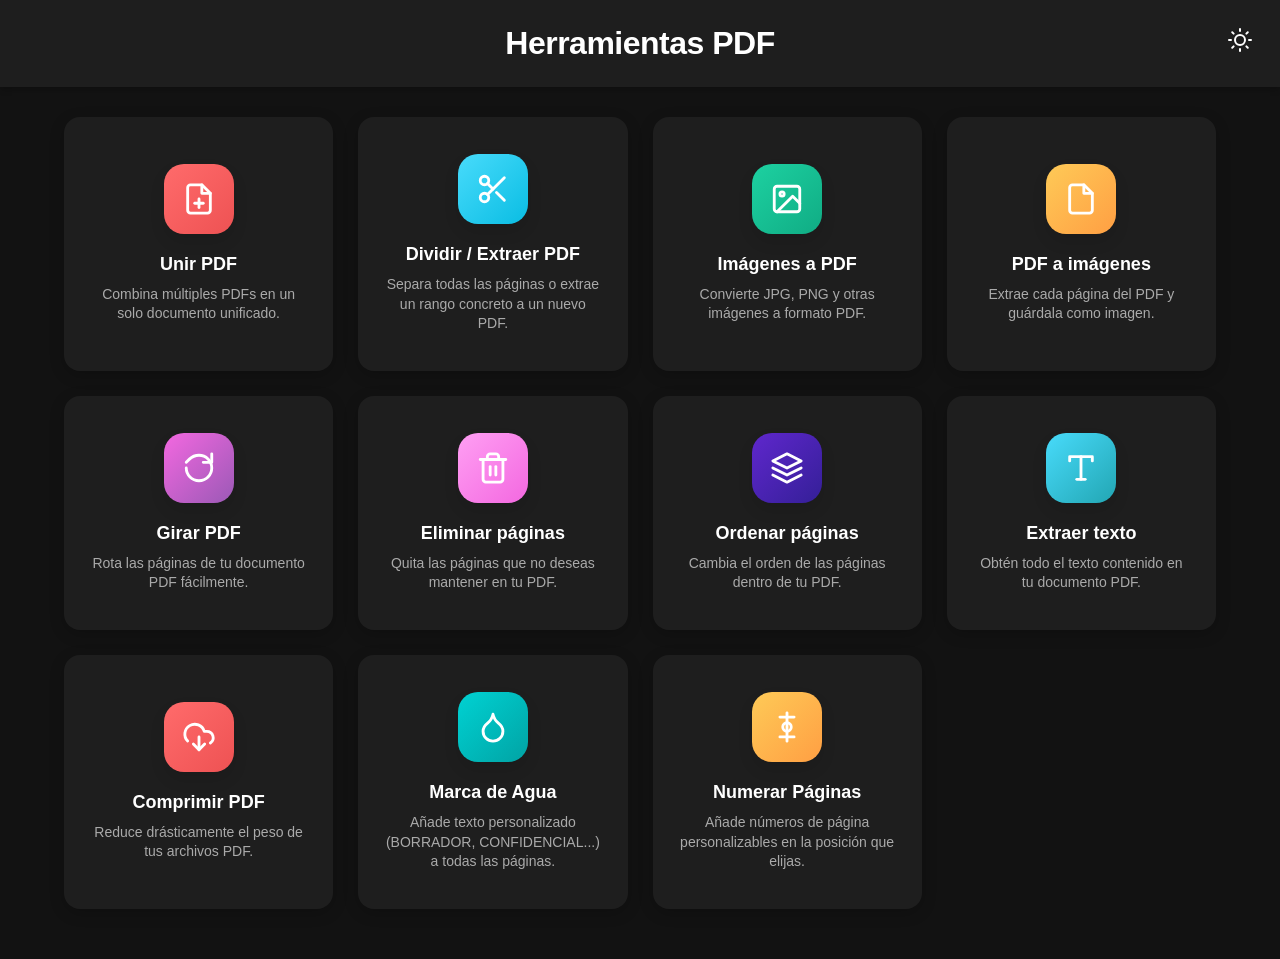
<file: index.html>
<!DOCTYPE html>
<html lang="es" data-theme="dark">

<head>
    <meta charset="UTF-8">
    <meta name="viewport" content="width=device-width, initial-scale=1.0">
    <title>Herramientas PDF</title>
    <meta name="description" content="Suite de herramientas PDF offline: unir, dividir, girar, comprimir, extraer texto y mucho más.">
    <meta name="theme-color" content="#1a1a2e">
    <meta name="mobile-web-app-capable" content="yes">
    <meta name="apple-mobile-web-app-capable" content="yes">
    <meta name="apple-mobile-web-app-status-bar-style" content="black-translucent">
    <meta name="apple-mobile-web-app-title" content="PDF Tools">
    <link rel="apple-touch-icon" href="icon-192.png">
    <link rel="manifest" href="manifest.json">
    <link rel="stylesheet" href="styles.css">
</head>

<body>

    <header>
        <h1>Herramientas PDF</h1>
        <button class="theme-toggle" id="themeToggle" title="Alternar modo oscuro">
            <!-- Icono de luna por defecto -->
            <svg id="moonIcon" viewBox="0 0 24 24">
                <path d="M21 12.79A9 9 0 1 1 11.21 3 7 7 0 0 0 21 12.79z"></path>
            </svg>
            <!-- Icono de sol (oculto por defecto) -->
            <svg id="sunIcon" viewBox="0 0 24 24" style="display: none;">
                <circle cx="12" cy="12" r="5"></circle>
                <line x1="12" y1="1" x2="12" y2="3"></line>
                <line x1="12" y1="21" x2="12" y2="23"></line>
                <line x1="4.22" y1="4.22" x2="5.64" y2="5.64"></line>
                <line x1="18.36" y1="18.36" x2="19.78" y2="19.78"></line>
                <line x1="1" y1="12" x2="3" y2="12"></line>
                <line x1="21" y1="12" x2="23" y2="12"></line>
                <line x1="4.22" y1="19.78" x2="5.64" y2="18.36"></line>
                <line x1="18.36" y1="5.64" x2="19.78" y2="4.22"></line>
            </svg>
        </button>
    </header>

    <div class="grid-container">

        <!-- 1. Unir PDF (Enlazado al archivo existente) -->
        <a href="UnirPDF.html" class="card color-red">
            <div class="icon-container">
                <svg viewBox="0 0 24 24">
                    <path d="M14 2H6a2 2 0 0 0-2 2v16a2 2 0 0 0 2 2h12a2 2 0 0 0 2-2V8z"></path>
                    <polyline points="14 2 14 8 20 8"></polyline>
                    <line x1="12" y1="18" x2="12" y2="12"></line>
                    <line x1="9" y1="15" x2="15" y2="15"></line>
                </svg>
            </div>
            <h2>Unir PDF</h2>
            <p>Combina múltiples PDFs en un solo documento unificado.</p>
        </a>

        <!-- 2. Dividir / Extraer PDF -->
        <a href="DividirPDF.html" class="card color-blue">
            <div class="icon-container">
                <svg viewBox="0 0 24 24">
                    <circle cx="6" cy="6" r="3"></circle>
                    <circle cx="6" cy="18" r="3"></circle>
                    <line x1="20" y1="4" x2="8.12" y2="15.88"></line>
                    <line x1="14.47" y1="14.48" x2="20" y2="20"></line>
                    <line x1="8.12" y1="8.12" x2="12" y2="12"></line>
                </svg>
            </div>
            <h2>Dividir / Extraer PDF</h2>
            <p>Separa todas las páginas o extrae un rango concreto a un nuevo PDF.</p>
        </a>

        <!-- 3. Imágenes a PDF -->
        <a href="ImgPDF.html" class="card color-green">
            <div class="icon-container">
                <svg viewBox="0 0 24 24">
                    <rect x="3" y="3" width="18" height="18" rx="2" ry="2"></rect>
                    <circle cx="8.5" cy="8.5" r="1.5"></circle>
                    <polyline points="21 15 16 10 5 21"></polyline>
                </svg>
            </div>
            <h2>Imágenes a PDF</h2>
            <p>Convierte JPG, PNG y otras imágenes a formato PDF.</p>
        </a>

        <!-- 4. PDF a imágenes -->
        <a href="PDFImg.html" class="card color-orange">
            <div class="icon-container">
                <svg viewBox="0 0 24 24">
                    <path d="M14 2H6a2 2 0 0 0-2 2v16a2 2 0 0 0 2 2h12a2 2 0 0 0 2-2V8z"></path>
                    <polyline points="14 2 14 8 20 8"></polyline>
                </svg>
            </div>
            <h2>PDF a imágenes</h2>
            <p>Extrae cada página del PDF y guárdala como imagen.</p>
        </a>

        <!-- 5. Girar PDF -->
        <a href="GirarPDF.html" class="card color-purple">
            <div class="icon-container">
                <svg viewBox="0 0 24 24">
                    <path d="M21 2v6h-6"></path>
                    <path d="M3 12a9 9 0 1 0 9-9 9.75 9.75 0 0 0-6.74 2.74L3 8"></path>
                </svg>
            </div>
            <h2>Girar PDF</h2>
            <p>Rota las páginas de tu documento PDF fácilmente.</p>
        </a>

        <!-- 6. Eliminar páginas PDF -->
        <a href="EliminarPDF.html" class="card color-pink">
            <div class="icon-container">
                <svg viewBox="0 0 24 24">
                    <polyline points="3 6 5 6 21 6"></polyline>
                    <path d="M19 6v14a2 2 0 0 1-2 2H7a2 2 0 0 1-2-2V6m3 0V4a2 2 0 0 1 2-2h4a2 2 0 0 1 2 2v2"></path>
                    <line x1="10" y1="11" x2="10" y2="17"></line>
                    <line x1="14" y1="11" x2="14" y2="17"></line>
                </svg>
            </div>
            <h2>Eliminar páginas</h2>
            <p>Quita las páginas que no deseas mantener en tu PDF.</p>
        </a>


        <!-- 8. Ordenar páginas PDF -->
        <a href="OrdenarPDF.html" class="card color-indigo">
            <div class="icon-container">
                <svg viewBox="0 0 24 24">
                    <polygon points="12 2 2 7 12 12 22 7 12 2"></polygon>
                    <polyline points="2 17 12 22 22 17"></polyline>
                    <polyline points="2 12 12 17 22 12"></polyline>
                </svg>
            </div>
            <h2>Ordenar páginas</h2>
            <p>Cambia el orden de las páginas dentro de tu PDF.</p>
        </a>

        <!-- 9. Extraer texto del PDF -->
        <a href="ExtraerTexto.html" class="card color-cyan">
            <div class="icon-container">
                <svg viewBox="0 0 24 24">
                    <polyline points="4 7 4 4 20 4 20 7"></polyline>
                    <line x1="9" y1="20" x2="15" y2="20"></line>
                    <line x1="12" y1="4" x2="12" y2="20"></line>
                </svg>
            </div>
            <h2>Extraer texto</h2>
            <p>Obtén todo el texto contenido en tu documento PDF.</p>
        </a>
        <!-- 10. Comprimir PDF -->
        <a href="ComprimirPDF.html" class="card color-red">
            <div class="icon-container">
                <svg viewBox="0 0 24 24">
                    <path d="M4 14.899A7 7 0 1 1 15.71 8h1.79a4.5 4.5 0 0 1 2.5 8.242"></path>
                    <path d="M12 12v9"></path>
                    <path d="m8 17 4 4 4-4"></path>
                </svg>
            </div>
            <h2>Comprimir PDF</h2>
            <p>Reduce drásticamente el peso de tus archivos PDF.</p>
        </a>
        <!-- 11. Marca de Agua -->
        <a href="MarcaAgua.html" class="card color-teal">
            <div class="icon-container">
                <svg viewBox="0 0 24 24">
                    <path d="M12 22a7 7 0 0 0 7-7c0-2-1-3.9-3-5.5s-3.5-4-4-6.5c-.5 2.5-2 4.9-4 6.5C6 11.1 5 13 5 15a7 7 0 0 0 7 7z"></path>
                </svg>
            </div>
            <h2>Marca de Agua</h2>
            <p>Añade texto personalizado (BORRADOR, CONFIDENCIAL...) a todas las páginas.</p>
        </a>
        <!-- 12. Numerar Páginas -->
        <a href="NumerarPDF.html" class="card color-orange">
            <div class="icon-container">
                <svg viewBox="0 0 24 24">
                    <path d="M12 2v20M17 5H7M17 19H7" />
                    <circle cx="12" cy="12" r="3" />
                </svg>
            </div>
            <h2>Numerar Páginas</h2>
            <p>Añade números de página personalizables en la posición que elijas.</p>
        </a>
    </div>

    <script src="theme.js"></script>
    <script>
        // Registrar el Service Worker para habilitar modo PWA offline
        if ('serviceWorker' in navigator) {
            window.addEventListener('load', () => {
                navigator.serviceWorker.register('./sw.js')
                    .then(reg => console.log('[PWA] Service Worker registrado:', reg.scope))
                    .catch(err => console.warn('[PWA] Error al registrar SW:', err));
            });
        }
    </script>
</body>

</html>
</file>
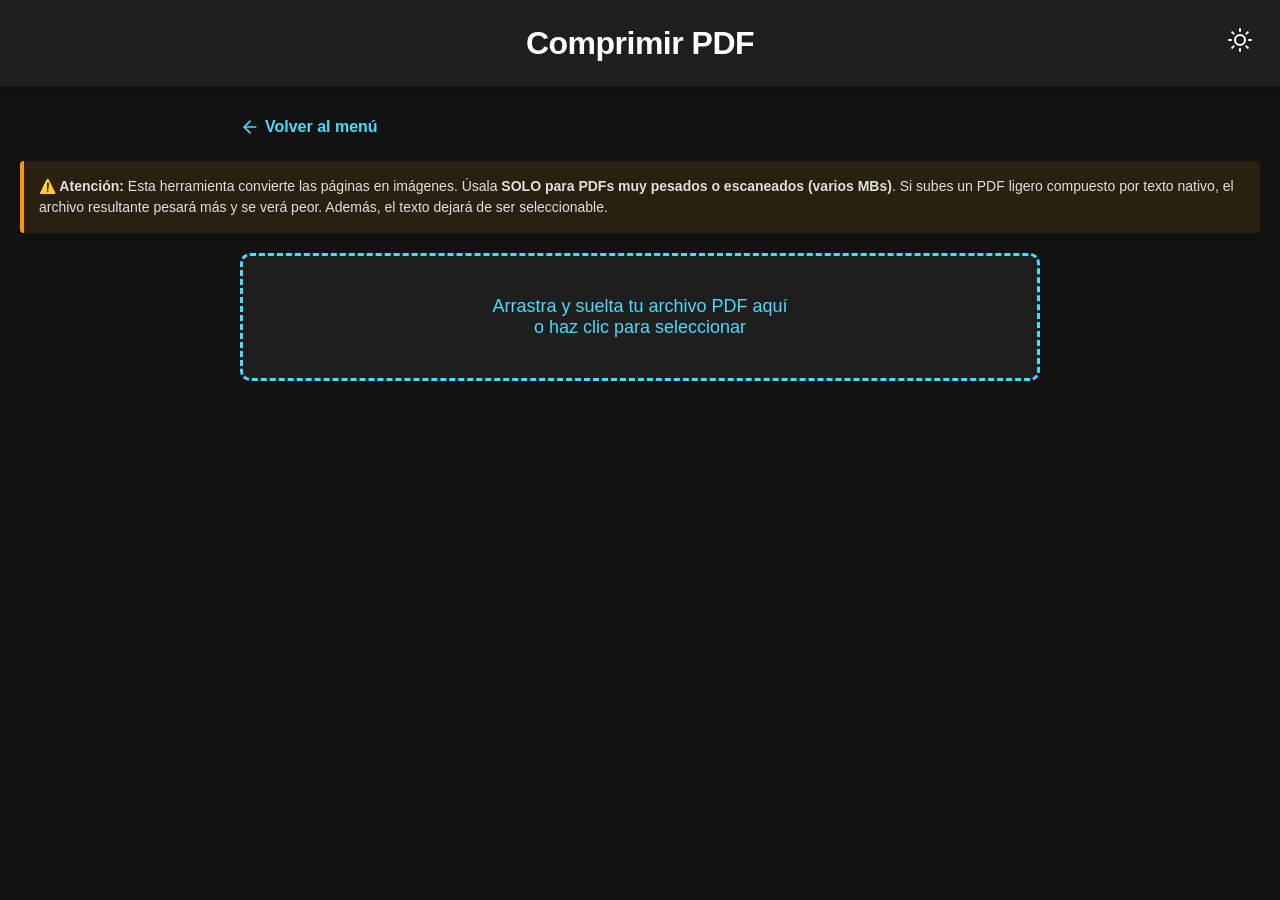
<file: ComprimirPDF.html>
<!DOCTYPE html>
<html lang="es" data-theme="dark">

<head>
    <meta charset="UTF-8">
    <meta name="viewport" content="width=device-width, initial-scale=1.0">
    <title>Comprimir PDF en el Navegador</title>

    <!-- PDF.js para rasterizar el PDF -->
    <script src="pdf.min.js"></script>
    <!-- PDF-LIB para reconstruir el PDF -->
    <script src="pdf-lib.min.js"></script>

    <link rel="stylesheet" href="styles.css">
    <script src="theme.js"></script>

    <script>
        // Configurar la ruta del worker local para PDF.js
        pdfjsLib.GlobalWorkerOptions.workerSrc = 'pdf.worker.min.js';
    </script>
</head>

<body>

    <header>
        <h1>Comprimir PDF</h1>
        <button class="theme-toggle" id="themeToggle" title="Alternar modo oscuro">
            <!-- Icono de luna por defecto -->
            <svg id="moonIcon" viewBox="0 0 24 24">
                <path d="M21 12.79A9 9 0 1 1 11.21 3 7 7 0 0 0 21 12.79z"></path>
            </svg>
            <!-- Icono de sol (oculto por defecto) -->
            <svg id="sunIcon" viewBox="0 0 24 24" style="display: none;">
                <circle cx="12" cy="12" r="5"></circle>
                <line x1="12" y1="1" x2="12" y2="3"></line>
                <line x1="12" y1="21" x2="12" y2="23"></line>
                <line x1="4.22" y1="4.22" x2="5.64" y2="5.64"></line>
                <line x1="18.36" y1="18.36" x2="19.78" y2="19.78"></line>
                <line x1="1" y1="12" x2="3" y2="12"></line>
                <line x1="21" y1="12" x2="23" y2="12"></line>
                <line x1="4.22" y1="19.78" x2="5.64" y2="18.36"></line>
                <line x1="18.36" y1="5.64" x2="19.78" y2="4.22"></line>
            </svg>
        </button>
    </header>

    <div class="content-wrapper">
        <div class="back-link-container">
            <a href="index.html" class="back-link">
                <svg viewBox="0 0 24 24">
                    <line x1="19" y1="12" x2="5" y2="12"></line>
                    <polyline points="12 19 5 12 12 5"></polyline>
                </svg>
                Volver al menú
            </a>
        </div>

        <div class="warning-box" style="background-color: rgba(255, 152, 0, 0.1); border-left: 4px solid #ff9800; padding: 15px; margin-bottom: 20px; border-radius: 4px;">
            <p style="margin: 0; font-size: 14px; color: var(--text-color); line-height: 1.5;">
                <strong>⚠️ Atención:</strong> Esta herramienta convierte las páginas en imágenes. Úsala <strong>SOLO para PDFs muy pesados o escaneados (varios MBs)</strong>. Si subes un PDF ligero compuesto por texto nativo, el archivo resultante pesará más y se verá peor. Además, el texto dejará de ser seleccionable.
            </p>
        </div>

        <div id="dropzone">
            Arrastra y suelta tu archivo PDF aquí<br>o haz clic para seleccionar
            <input type="file" id="fileInput" accept="application/pdf" style="display: none;">
        </div>

        <div id="optionsPanel" class="panel" style="display: none;">
            <div class="file-item">
                <span id="fileNameDisplay"></span>
                <span style="font-size: 14px; opacity: 0.8; margin-left: auto; margin-right: 15px;" id="pageCountDisplay"></span>
                <span style="font-size: 14px; opacity: 0.8; margin-right: 15px; color: var(--color-orange);" id="fileSizeDisplay"></span>
                <button class="delete-btn" id="removeFileBtn" title="Eliminar archivo">X</button>
            </div>

            <div style="margin-top: 20px; border-top: 1px solid var(--file-item-border); padding-top: 15px;">
                <h3 style="margin-bottom: 15px; color: var(--h1-color);">Niveles de Compresión</h3>
                <label class="radio-label">
                    <!-- value: scale,quality -->
                    <input type="radio" name="compressionLevel" value="1.5,0.8">
                    <strong>Baja Compresión</strong> (Mayor calidad, menos reducción de tamaño)
                </label>
                <label class="radio-label">
                    <input type="radio" name="compressionLevel" value="1.0,0.6" checked>
                    <strong>Media Compresión</strong> (Equilibrado, recomendado)
                </label>
                <label class="radio-label">
                    <input type="radio" name="compressionLevel" value="0.7,0.4">
                    <strong>Alta Compresión</strong> (Baja calidad, máxima reducción de tamaño)
                </label>
            </div>
        </div>

        <button id="actionBtn" style="display: none;">Comprimir y Descargar PDF</button>
        <div id="progressText" style="display: none; text-align: center; margin-top: 15px; color: var(--text-color);"></div>
    </div>

    <script>
        // --- Comprimir PDF Logic ---
        const dropzone = document.getElementById("dropzone");
        const fileInput = document.getElementById("fileInput");
        const optionsPanel = document.getElementById("optionsPanel");
        const fileNameDisplay = document.getElementById("fileNameDisplay");
        const removeFileBtn = document.getElementById("removeFileBtn");
        const actionBtn = document.getElementById("actionBtn");
        const pageCountDisplay = document.getElementById("pageCountDisplay");
        const fileSizeDisplay = document.getElementById("fileSizeDisplay");
        const progressText = document.getElementById("progressText");

        let currentFile = null;
        let pdfDocument = null;

        function formatBytes(bytes, decimals = 2) {
            if (!+bytes) return '0 Bytes';
            const k = 1024;
            const dm = decimals < 0 ? 0 : decimals;
            const sizes = ['Bytes', 'KB', 'MB', 'GB', 'TB'];
            const i = Math.floor(Math.log(bytes) / Math.log(k));
            return `${parseFloat((bytes / Math.pow(k, i)).toFixed(dm))} ${sizes[i]}`;
        }

        dropzone.addEventListener("click", () => fileInput.click());
        dropzone.addEventListener("dragover", (e) => { e.preventDefault(); dropzone.classList.add("dragover"); });
        dropzone.addEventListener("dragleave", () => dropzone.classList.remove("dragover"));
        dropzone.addEventListener("drop", (e) => {
            e.preventDefault();
            dropzone.classList.remove("dragover");
            if (e.dataTransfer.files.length > 0) handleFile(e.dataTransfer.files[0]);
        });
        fileInput.addEventListener("change", (e) => {
            if (e.target.files.length > 0) handleFile(e.target.files[0]);
        });

        async function handleFile(file) {
            if (file.type !== "application/pdf") {
                alert("Por favor, sube solo archivos PDF.");
                return;
            }

            try {
                const arrayBuffer = await file.arrayBuffer();
                
                // Cargar con PDF.js
                const loadingTask = pdfjsLib.getDocument({ data: arrayBuffer });
                pdfDocument = await loadingTask.promise;
                currentFile = file;

                // Actualizar UI
                fileNameDisplay.textContent = file.name;
                pageCountDisplay.textContent = `(${pdfDocument.numPages} páginas)`;
                fileSizeDisplay.textContent = formatBytes(file.size);
                
                dropzone.style.display = "none";
                optionsPanel.style.display = "block";
                actionBtn.style.display = "block";
                progressText.style.display = "none";

            } catch (error) {
                alert("Error al leer el PDF. Puede que esté protegido o corrupto.");
                console.error(error);
            }
        }

        removeFileBtn.addEventListener("click", () => {
            currentFile = null;
            pdfDocument = null;
            fileInput.value = "";
            dropzone.style.display = "block";
            optionsPanel.style.display = "none";
            actionBtn.style.display = "none";
            progressText.style.display = "none";
        });

        // Proceso de Compresión
        actionBtn.addEventListener("click", async () => {
            if (!pdfDocument) return;

            const compressionValue = document.querySelector('input[name="compressionLevel"]:checked').value;
            const [scale, quality] = compressionValue.split(',').map(Number);

            actionBtn.disabled = true;
            progressText.style.display = "block";
            progressText.textContent = `Iniciando proceso... (0 / ${pdfDocument.numPages})`;

            try {
                // Crear un nuevo documento PDF usando pdf-lib
                const newPdfDoc = await PDFLib.PDFDocument.create();
                
                for (let pageNum = 1; pageNum <= pdfDocument.numPages; pageNum++) {
                    progressText.textContent = `Comprimiendo página ${pageNum} de ${pdfDocument.numPages}...`;
                    
                    // 1. Extraer página con pdf.js
                    const page = await pdfDocument.getPage(pageNum);
                    const viewport = page.getViewport({ scale: scale });

                    const canvas = document.createElement('canvas');
                    const context = canvas.getContext('2d');
                    canvas.height = viewport.height;
                    canvas.width = viewport.width;

                    const renderContext = {
                        canvasContext: context,
                        viewport: viewport
                    };

                    await page.render(renderContext).promise;

                    // 2. Convertir a JPG comprimido
                    const dataUrl = canvas.toDataURL('image/jpeg', quality);
                    
                    // 3. Incrustar en el nuevo PDF
                    const imageBytes = await fetch(dataUrl).then(res => res.arrayBuffer());
                    const jpgImage = await newPdfDoc.embedJpg(imageBytes);
                    
                    // 4. Crear hoja en el nuevo PDF del tamaño de la imagen original (no escalada)
                    // Para que las páginas midan igual que las originales, obtenemos el viewport a escala 1
                    const originalViewport = page.getViewport({ scale: 1 });
                    const newPage = newPdfDoc.addPage([originalViewport.width, originalViewport.height]);
                    
                    // 5. Dibujar imagen ocupando toda la hoja
                    newPage.drawImage(jpgImage, {
                        x: 0,
                        y: 0,
                        width: originalViewport.width,
                        height: originalViewport.height,
                    });
                }

                progressText.textContent = "Generando PDF final...";
                
                // Guardar PDF sin metadatos pesados (useObjectStreams: false ayuda mínimamente, 
                // pero la rasterización hizo el trabajo pesado)
                const pdfBytes = await newPdfDoc.save({ useObjectStreams: false });

                // Descargar el archivo
                const blob = new Blob([pdfBytes], { type: "application/pdf" });
                const url = URL.createObjectURL(blob);
                const a = document.createElement("a");
                a.href = url;
                a.download = `Comprimido_${currentFile.name}`;
                document.body.appendChild(a);
                a.click();
                document.body.removeChild(a);
                URL.revokeObjectURL(url);

                progressText.textContent = `¡Proceso finalizado! Tamaño reducido aprox: ${formatBytes(blob.size)}`;
                
                setTimeout(() => {
                    actionBtn.disabled = false;
                    // No ocultamos el texto para que vea el tamaño final
                }, 3000);

            } catch (error) {
                alert("Ocurrió un error al comprimir el PDF.");
                console.error(error);
                actionBtn.disabled = false;
                progressText.textContent = "Error en el proceso.";
            }
        });
    </script>
</body>

</html>
</file>
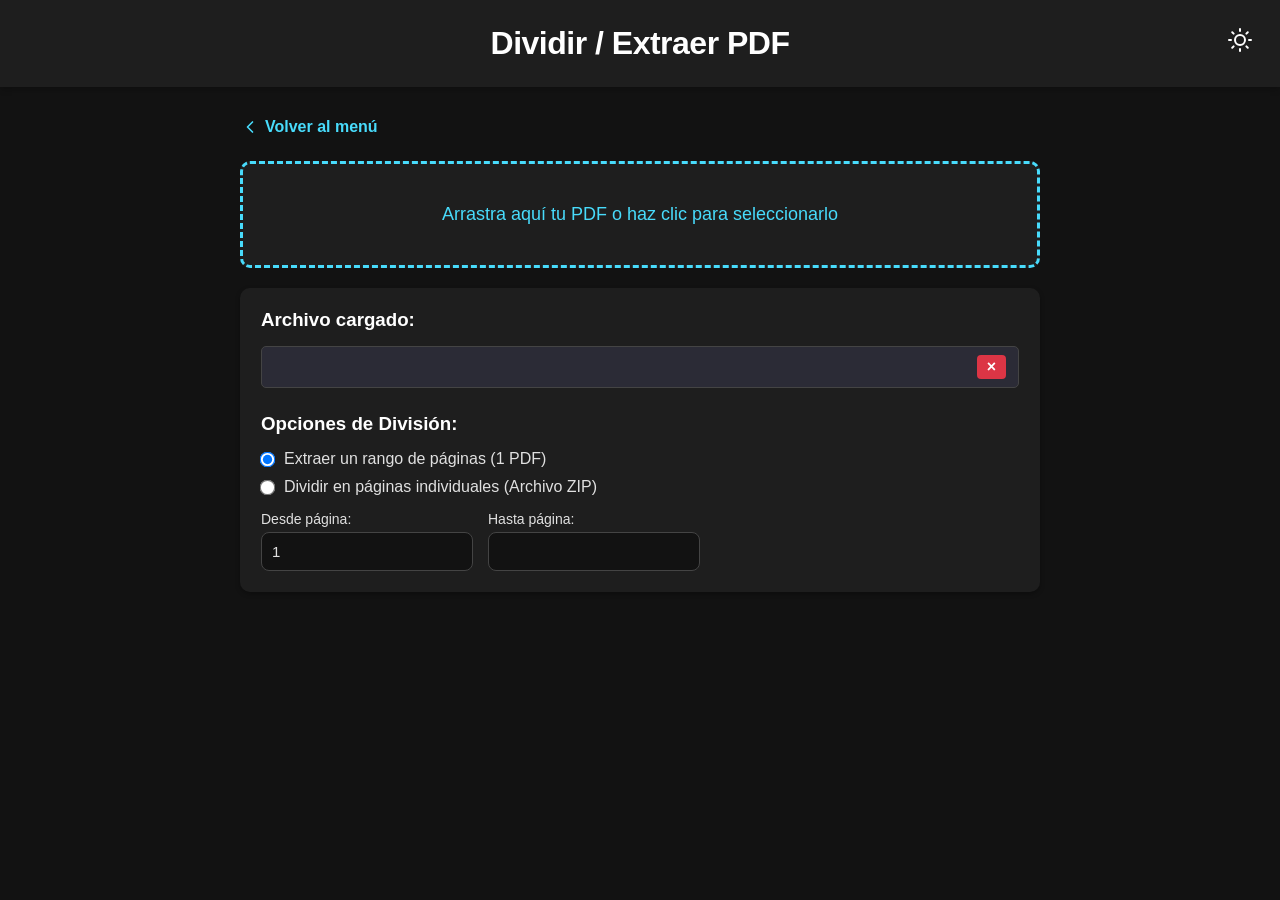
<file: DividirPDF.html>
<!DOCTYPE html>
<html lang="es" data-theme="dark">

<head>
    <meta charset="UTF-8">
    <meta name="viewport" content="width=device-width, initial-scale=1.0">
    <title>Dividir / Extraer PDF en el Navegador</title>

    <!-- PDF-LIB y JSZIP -->
    <script src="pdf-lib.min.js"></script>
    <script src="jszip.min.js"></script>
    <link rel="stylesheet" href="styles.css">
    <script src="theme.js"></script>
</head>

<body>

    <header>
        <h1>Dividir / Extraer PDF</h1>
        <button class="theme-toggle" id="themeToggle" title="Alternar modo oscuro">
            <!-- Icono de luna por defecto -->
            <svg id="moonIcon" viewBox="0 0 24 24">
                <path d="M21 12.79A9 9 0 1 1 11.21 3 7 7 0 0 0 21 12.79z"></path>
            </svg>
            <!-- Icono de sol (oculto por defecto) -->
            <svg id="sunIcon" viewBox="0 0 24 24" style="display: none;">
                <circle cx="12" cy="12" r="5"></circle>
                <line x1="12" y1="1" x2="12" y2="3"></line>
                <line x1="12" y1="21" x2="12" y2="23"></line>
                <line x1="4.22" y1="4.22" x2="5.64" y2="5.64"></line>
                <line x1="18.36" y1="18.36" x2="19.78" y2="19.78"></line>
                <line x1="1" y1="12" x2="3" y2="12"></line>
                <line x1="21" y1="12" x2="23" y2="12"></line>
                <line x1="4.22" y1="19.78" x2="5.64" y2="18.36"></line>
                <line x1="18.36" y1="5.64" x2="19.78" y2="4.22"></line>
            </svg>
        </button>
    </header>

    <div class="content-wrapper">
        <div class="back-link-container">
            <a href="index.html" class="back-link">
                <svg viewBox="0 0 24 24"><polyline points="15 18 9 12 15 6"></polyline></svg>
                Volver al menú
            </a>
        </div>

        <div id="dropzone">Arrastra aquí tu PDF o haz clic para seleccionarlo</div>
        <!-- Solo un archivo -->
        <input type="file" id="fileInput" accept="application/pdf" style="display:none">

        <!-- Panel de Archivo Cargado y Opciones -->
        <div id="optionsPanel" class="panel">
            <h3 style="margin-bottom: 15px; color: var(--h1-color); font-weight: 600;">Archivo cargado:</h3>
            <div class="file-item">
                <span id="fileNameDisplay"></span>
                <button class="delete-btn" id="removeFileBtn" title="Quitar archivo">&times;</button>
            </div>

            <h3 style="margin-top: 25px; margin-bottom: 15px; color: var(--h1-color); font-weight: 600;">Opciones de División:</h3>
            
            <div style="margin-bottom: 15px;">
                <label class="radio-label">
                    <input type="radio" name="splitMode" value="range" checked> 
                    Extraer un rango de páginas (1 PDF)
                </label>
                <label class="radio-label">
                    <input type="radio" name="splitMode" value="all"> 
                    Dividir en páginas individuales (Archivo ZIP)
                </label>
            </div>

            <div id="rangeInputs" style="display: flex; gap: 15px; margin-top: 15px; flex-wrap: wrap; align-items: flex-end;">
                <div style="display: flex; flex-direction: column;">
                    <label style="color: var(--text-color); font-size: 14px; margin-bottom: 5px;">Desde página:</label>
                    <input type="number" id="pageFrom" min="1" value="1">
                </div>
                <div style="display: flex; flex-direction: column;">
                    <label style="color: var(--text-color); font-size: 14px; margin-bottom: 5px;">Hasta página:</label>
                    <input type="number" id="pageTo" min="1">
                </div>
                <div style="display: flex; align-items: center; height: 35px;">
                    <span id="pageCountDisplay" style="color: var(--text-color); font-size: 14px; opacity: 0.8;"></span>
                </div>
            </div>
        </div>

        <button id="actionBtn" style="display: none;">Dividir PDF</button>
    </div>

    <script>
        // --- Dividir PDF Logic ---
        const dropzone = document.getElementById("dropzone");
        const fileInput = document.getElementById("fileInput");
        const optionsPanel = document.getElementById("optionsPanel");
        const fileNameDisplay = document.getElementById("fileNameDisplay");
        const removeFileBtn = document.getElementById("removeFileBtn");
        const actionBtn = document.getElementById("actionBtn");
        const rangeInputs = document.getElementById("rangeInputs");
        
        const pageFromInput = document.getElementById("pageFrom");
        const pageToInput = document.getElementById("pageTo");
        const pageCountDisplay = document.getElementById("pageCountDisplay");
        const radios = document.getElementsByName("splitMode");

        let currentFile = null;
        let totalPages = 0;
        let originalPdfDoc = null;

        // Cambiar vista de opciones según el radio seleccionado
        for (let radio of radios) {
            radio.addEventListener('change', () => {
                if (radio.value === 'range') {
                    rangeInputs.style.display = 'flex';
                } else {
                    rangeInputs.style.display = 'none';
                }
            });
        }

        // Abrir selector al hacer clic
        dropzone.addEventListener("click", () => fileInput.click());

        // Manejar selección manual
        fileInput.addEventListener("change", (e) => {
            if (e.target.files.length > 0) {
                loadFile(e.target.files[0]);
            }
        });

        // Arrastrar archivos
        dropzone.addEventListener("dragover", (e) => {
            e.preventDefault();
            dropzone.classList.add("dragover");
        });

        dropzone.addEventListener("dragleave", () => {
            dropzone.classList.remove("dragover");
        });

        dropzone.addEventListener("drop", (e) => {
            e.preventDefault();
            dropzone.classList.remove("dragover");
            if (e.dataTransfer.files.length > 0) {
                loadFile(e.dataTransfer.files[0]);
            }
        });

        // Eliminar archivo cargado
        removeFileBtn.addEventListener("click", () => {
            currentFile = null;
            originalPdfDoc = null;
            totalPages = 0;
            fileInput.value = "";
            
            dropzone.style.display = "block";
            optionsPanel.style.display = "none";
            actionBtn.style.display = "none";
        });

        // Cargar y analizar el archivo PDF
        async function loadFile(file) {
            if (file.type !== "application/pdf") {
                alert("Por favor, selecciona un archivo PDF válido.");
                return;
            }

            try {
                actionBtn.textContent = "Analizando PDF...";
                actionBtn.style.display = "block";
                actionBtn.disabled = true;
                
                const arrayBuffer = await file.arrayBuffer();
                originalPdfDoc = await PDFLib.PDFDocument.load(arrayBuffer);
                totalPages = originalPdfDoc.getPageCount();
                
                currentFile = file;
                fileNameDisplay.textContent = file.name;
                
                // Actualizar inputs
                pageFromInput.value = 1;
                pageFromInput.max = totalPages;
                pageToInput.value = totalPages;
                pageToInput.max = totalPages;
                pageCountDisplay.textContent = `(de ${totalPages} páginas en total)`;

                // Actualizar UI
                dropzone.style.display = "none";
                optionsPanel.style.display = "block";
                
                actionBtn.textContent = "Dividir PDF";
                actionBtn.disabled = false;

            } catch (error) {
                console.error("Error al cargar PDF:", error);
                alert("Hubo un error al leer el PDF. Asegúrate de que no esté dañado o protegido con contraseña.");
                actionBtn.style.display = "none";
            }
        }

        // Ejecutar división
        actionBtn.addEventListener("click", async () => {
            if (!currentFile || !originalPdfDoc) return;

            const mode = document.querySelector('input[name="splitMode"]:checked').value;
            actionBtn.disabled = true;
            actionBtn.textContent = "Procesando...";

            try {
                if (mode === 'range') {
                    // --- Modo Rango ---
                    let from = parseInt(pageFromInput.value);
                    let to = parseInt(pageToInput.value);

                    if (isNaN(from) || isNaN(to) || from < 1 || to > totalPages || from > to) {
                        alert(`Por favor ingresa un rango válido entre 1 y ${totalPages}.`);
                        actionBtn.disabled = false;
                        actionBtn.textContent = "Dividir PDF";
                        return;
                    }

                    // Crear nuevo PDF
                    const newPdf = await PDFLib.PDFDocument.create();
                    
                    // Arrays en pdf-lib son 0-indexados
                    const indices = [];
                    for (let i = from - 1; i <= to - 1; i++) {
                        indices.push(i);
                    }

                    const copiedPages = await newPdf.copyPages(originalPdfDoc, indices);
                    copiedPages.forEach(page => newPdf.addPage(page));

                    const pdfBytes = await newPdf.save();
                    downloadFile(pdfBytes, `Rango_${from}-${to}_${currentFile.name}`, "application/pdf");

                } else if (mode === 'all') {
                    // --- Modo Todas (ZIP) ---
                    const zip = new JSZip();
                    const baseName = currentFile.name.replace('.pdf', '');
                    
                    // Carpeta dentro del zip opcional
                    const folder = zip.folder(`Paginas_${baseName}`);

                    for (let i = 0; i < totalPages; i++) {
                        const singlePdf = await PDFLib.PDFDocument.create();
                        const [copiedPage] = await singlePdf.copyPages(originalPdfDoc, [i]);
                        singlePdf.addPage(copiedPage);
                        
                        const pdfBytes = await singlePdf.save();
                        // Formato de nombre: archivo_p1.pdf
                        folder.file(`${baseName}_p${i + 1}.pdf`, pdfBytes);
                    }

                    actionBtn.textContent = "Generando ZIP...";
                    const zipContent = await zip.generateAsync({ type: "blob" });
                    downloadBlob(zipContent, `Paginas_Individuales_${baseName}.zip`);
                }

            } catch (error) {
                console.error("Error al dividir PDF:", error);
                alert("Ha ocurrido un error al procesar el archivo.");
            }

            actionBtn.disabled = false;
            actionBtn.textContent = "Dividir PDF";
        });

        // Función de utilidad para descargar bytes (PDF)
        function downloadFile(bytes, filename, mimeType) {
            const blob = new Blob([bytes], { type: mimeType });
            downloadBlob(blob, filename);
        }

        // Función de utilidad para descargar Blobs (ZIP)
        function downloadBlob(blob, filename) {
            const url = URL.createObjectURL(blob);
            const a = document.createElement("a");
            a.href = url;
            a.download = filename;
            document.body.appendChild(a);
            a.click();
            document.body.removeChild(a);
            URL.revokeObjectURL(url);
        }

    </script>
</body>

</html>
</file>
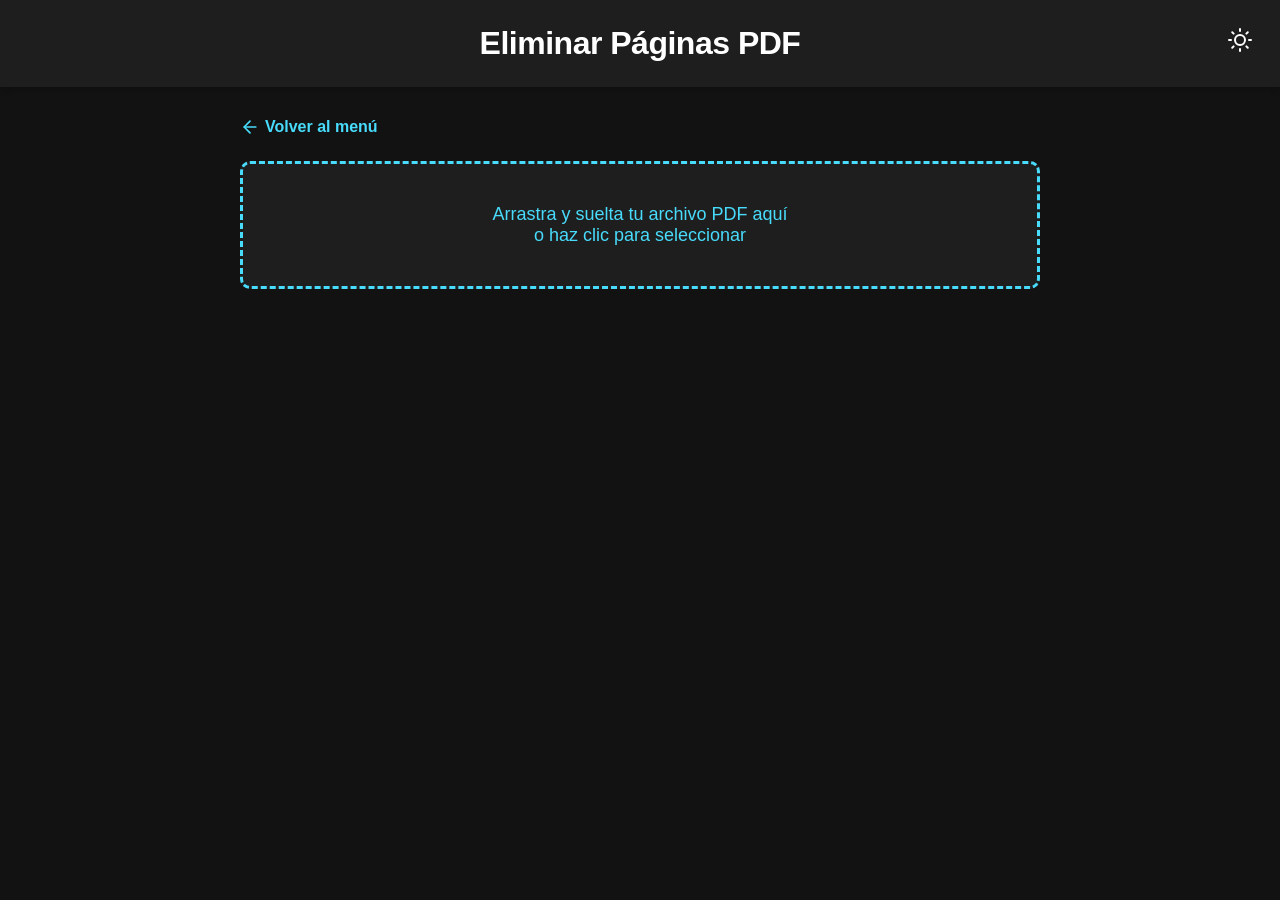
<file: EliminarPDF.html>
<!DOCTYPE html>
<html lang="es" data-theme="dark">

<head>
    <meta charset="UTF-8">
    <meta name="viewport" content="width=device-width, initial-scale=1.0">
    <title>Eliminar Páginas de PDF en el Navegador</title>

    <!-- PDF-LIB para eliminar páginas offline -->
    <script src="pdf-lib.min.js"></script>
    <!-- PDF.js para la previsualización -->
    <script src="pdf.min.js"></script>

    <link rel="stylesheet" href="styles.css">
    <script src="theme.js"></script>
    <script>pdfjsLib.GlobalWorkerOptions.workerSrc = 'pdf.worker.min.js';</script>


</head>

<body>

    <header>
        <h1>Eliminar Páginas PDF</h1>
        <button class="theme-toggle" id="themeToggle" title="Alternar modo oscuro">
            <svg id="moonIcon" viewBox="0 0 24 24">
                <path d="M21 12.79A9 9 0 1 1 11.21 3 7 7 0 0 0 21 12.79z"></path>
            </svg>
            <svg id="sunIcon" viewBox="0 0 24 24" style="display: none;">
                <circle cx="12" cy="12" r="5"></circle>
                <line x1="12" y1="1" x2="12" y2="3"></line>
                <line x1="12" y1="21" x2="12" y2="23"></line>
                <line x1="4.22" y1="4.22" x2="5.64" y2="5.64"></line>
                <line x1="18.36" y1="18.36" x2="19.78" y2="19.78"></line>
                <line x1="1" y1="12" x2="3" y2="12"></line>
                <line x1="21" y1="12" x2="23" y2="12"></line>
                <line x1="4.22" y1="19.78" x2="5.64" y2="18.36"></line>
                <line x1="18.36" y1="5.64" x2="19.78" y2="4.22"></line>
            </svg>
        </button>
    </header>

    <div class="content-wrapper">
        <div class="back-link-container">
            <a href="index.html" class="back-link">
                <svg viewBox="0 0 24 24">
                    <line x1="19" y1="12" x2="5" y2="12"></line>
                    <polyline points="12 19 5 12 12 5"></polyline>
                </svg>
                Volver al menú
            </a>
        </div>

        <div id="dropzone">
            Arrastra y suelta tu archivo PDF aquí<br>o haz clic para seleccionar
            <input type="file" id="fileInput" accept="application/pdf" style="display: none;">
        </div>

        <div id="optionsPanel" class="panel" style="display: none;">
            <div class="file-item">
                <span id="fileNameDisplay"></span>
                <span style="font-size: 14px; opacity: 0.8; margin-left: auto; margin-right: 15px;" id="pageCountDisplay"></span>
                <button class="delete-btn" id="removeFileBtn" title="Eliminar archivo">X</button>
            </div>

            <div style="margin-top: 20px; border-top: 1px solid var(--file-item-border); padding-top: 15px;">
                <h3 style="margin-bottom: 15px; color: var(--h1-color);">¿Qué páginas quieres eliminar?</h3>
                <p style="font-size: 13px; color: var(--text-color); opacity: 0.8; margin-bottom: 15px;">
                    Puedes escribir páginas sueltas o rangos separados por comas. (Ejemplo: 1, 3, 5-8)
                </p>
                <input type="text" id="pageRangeInput" placeholder="Ej: 1, 3, 5-8" style="padding: 10px; border-radius: 5px; border: 1px solid var(--file-item-border); background: var(--bg-color); color: var(--text-color); width: 100%; max-width: 400px; font-size: 16px;">
                <div id="rangeError" style="color: #dc3545; font-size: 14px; margin-top: 5px; display: none;">Rango inválido. Revisa la sintaxis y asegúrate de que las páginas existen.</div>
            </div>
        </div>

        <button id="actionBtn" style="display: none;">Eliminar Páginas y Ver Previsualización</button>

        <!-- Panel de Previsualización -->
        <div id="previewPanel">
            <div class="preview-inner">
                <h3>Vista previa del resultado (página 1)</h3>
                <canvas id="previewCanvas"></canvas>
                <p>Comprueba que el documento ha quedado como esperabas.</p>
                <div class="preview-actions">
                    <button class="btn-download" id="downloadBtn">⬇ Descargar PDF</button>
                    <button class="btn-cancel" id="cancelPreviewBtn">✕ Descartar</button>
                </div>
            </div>
        </div>
    </div>

    <script>
        // --- Eliminar PDF Logic ---
        const dropzone = document.getElementById("dropzone");
        const fileInput = document.getElementById("fileInput");
        const optionsPanel = document.getElementById("optionsPanel");
        const fileNameDisplay = document.getElementById("fileNameDisplay");
        const removeFileBtn = document.getElementById("removeFileBtn");
        const actionBtn = document.getElementById("actionBtn");
        const pageCountDisplay = document.getElementById("pageCountDisplay");
        const pageRangeInput = document.getElementById("pageRangeInput");
        const rangeError = document.getElementById("rangeError");
        const previewPanel = document.getElementById("previewPanel");
        const previewCanvas = document.getElementById("previewCanvas");
        const downloadBtn = document.getElementById("downloadBtn");
        const cancelPreviewBtn = document.getElementById("cancelPreviewBtn");

        let currentFile = null;
        let totalPages = 0;
        let fileBytes = null;
        let pendingBlob = null;

        dropzone.addEventListener("click", () => fileInput.click());
        dropzone.addEventListener("dragover", (e) => { e.preventDefault(); dropzone.classList.add("dragover"); });
        dropzone.addEventListener("dragleave", () => dropzone.classList.remove("dragover"));
        dropzone.addEventListener("drop", (e) => {
            e.preventDefault();
            dropzone.classList.remove("dragover");
            if (e.dataTransfer.files.length > 0) handleFile(e.dataTransfer.files[0]);
        });
        fileInput.addEventListener("change", (e) => {
            if (e.target.files.length > 0) handleFile(e.target.files[0]);
        });

        async function handleFile(file) {
            if (file.type !== "application/pdf") { alert("Por favor, sube solo archivos PDF."); return; }
            try {
                const arrayBuffer = await file.arrayBuffer();
                const tempPdfDoc = await PDFLib.PDFDocument.load(arrayBuffer);
                totalPages = tempPdfDoc.getPageCount();
                fileBytes = arrayBuffer;
                currentFile = file;
                fileNameDisplay.textContent = file.name;
                pageCountDisplay.textContent = `(${totalPages} páginas)`;
                dropzone.style.display = "none";
                optionsPanel.style.display = "block";
                actionBtn.style.display = "block";
                previewPanel.style.display = "none";
                rangeError.style.display = "none";
            } catch (error) {
                alert("Error al leer el PDF.");
                console.error(error);
            }
        }

        removeFileBtn.addEventListener("click", () => {
            currentFile = null; fileBytes = null; totalPages = 0; pendingBlob = null;
            fileInput.value = ""; pageRangeInput.value = "";
            dropzone.style.display = "block";
            optionsPanel.style.display = "none";
            actionBtn.style.display = "none";
            previewPanel.style.display = "none";
            rangeError.style.display = "none";
        });

        function parseRange(rangeStr, maxPages) {
            const pages = new Set();
            const parts = rangeStr.split(',');
            for (let part of parts) {
                part = part.trim();
                if (!part) continue;
                if (part.includes('-')) {
                    const [startStr, endStr] = part.split('-');
                    const start = parseInt(startStr, 10);
                    const end = parseInt(endStr, 10);
                    if (isNaN(start) || isNaN(end) || start > end || start < 1 || end > maxPages) return null;
                    for (let i = start; i <= end; i++) pages.add(i);
                } else {
                    const page = parseInt(part, 10);
                    if (isNaN(page) || page < 1 || page > maxPages) return null;
                    pages.add(page);
                }
            }
            return Array.from(pages);
        }

        actionBtn.addEventListener("click", async () => {
            if (!fileBytes) return;
            const rangeStr = pageRangeInput.value.trim();
            if (!rangeStr) { rangeError.textContent = "Introduce las páginas a eliminar."; rangeError.style.display = 'block'; return; }
            const pagesToRemove = parseRange(rangeStr, totalPages);
            if (!pagesToRemove || pagesToRemove.length === 0) { rangeError.textContent = "Rango inválido."; rangeError.style.display = 'block'; return; }
            if (pagesToRemove.length >= totalPages) { rangeError.textContent = "No puedes eliminar todas las páginas."; rangeError.style.display = 'block'; return; }
            rangeError.style.display = 'none';

            try {
                actionBtn.disabled = true;
                actionBtn.textContent = "Procesando...";
                const pdfDoc = await PDFLib.PDFDocument.load(fileBytes);
                pagesToRemove.sort((a, b) => b - a);
                for (let pageNum of pagesToRemove) {
                    pdfDoc.removePage(pageNum - 1);
                }
                const newPdfBytes = await pdfDoc.save();
                pendingBlob = new Blob([newPdfBytes], { type: "application/pdf" });

                const loadingTask = pdfjsLib.getDocument({ data: newPdfBytes });
                const pdfJsDoc = await loadingTask.promise;
                const firstPage = await pdfJsDoc.getPage(1);
                const viewport = firstPage.getViewport({ scale: 1.2 });
                previewCanvas.width = viewport.width;
                previewCanvas.height = viewport.height;
                await firstPage.render({ canvasContext: previewCanvas.getContext('2d'), viewport }).promise;

                previewPanel.style.display = "block";
                previewPanel.scrollIntoView({ behavior: 'smooth', block: 'start' });

                actionBtn.disabled = false;
                actionBtn.textContent = "Eliminar Páginas y Ver Previsualización";
            } catch (error) {
                alert("Error al procesar el PDF.");
                console.error(error);
                actionBtn.disabled = false;
                actionBtn.textContent = "Eliminar Páginas y Ver Previsualización";
            }
        });

        downloadBtn.addEventListener("click", () => {
            if (!pendingBlob) return;
            const url = URL.createObjectURL(pendingBlob);
            const a = document.createElement("a");
            a.href = url;
            a.download = `Recortado_${currentFile.name}`;
            document.body.appendChild(a);
            a.click();
            document.body.removeChild(a);
            URL.revokeObjectURL(url);
        });

        cancelPreviewBtn.addEventListener("click", () => {
            previewPanel.style.display = "none";
            pendingBlob = null;
        });
    </script>
</body>
</html>
</file>
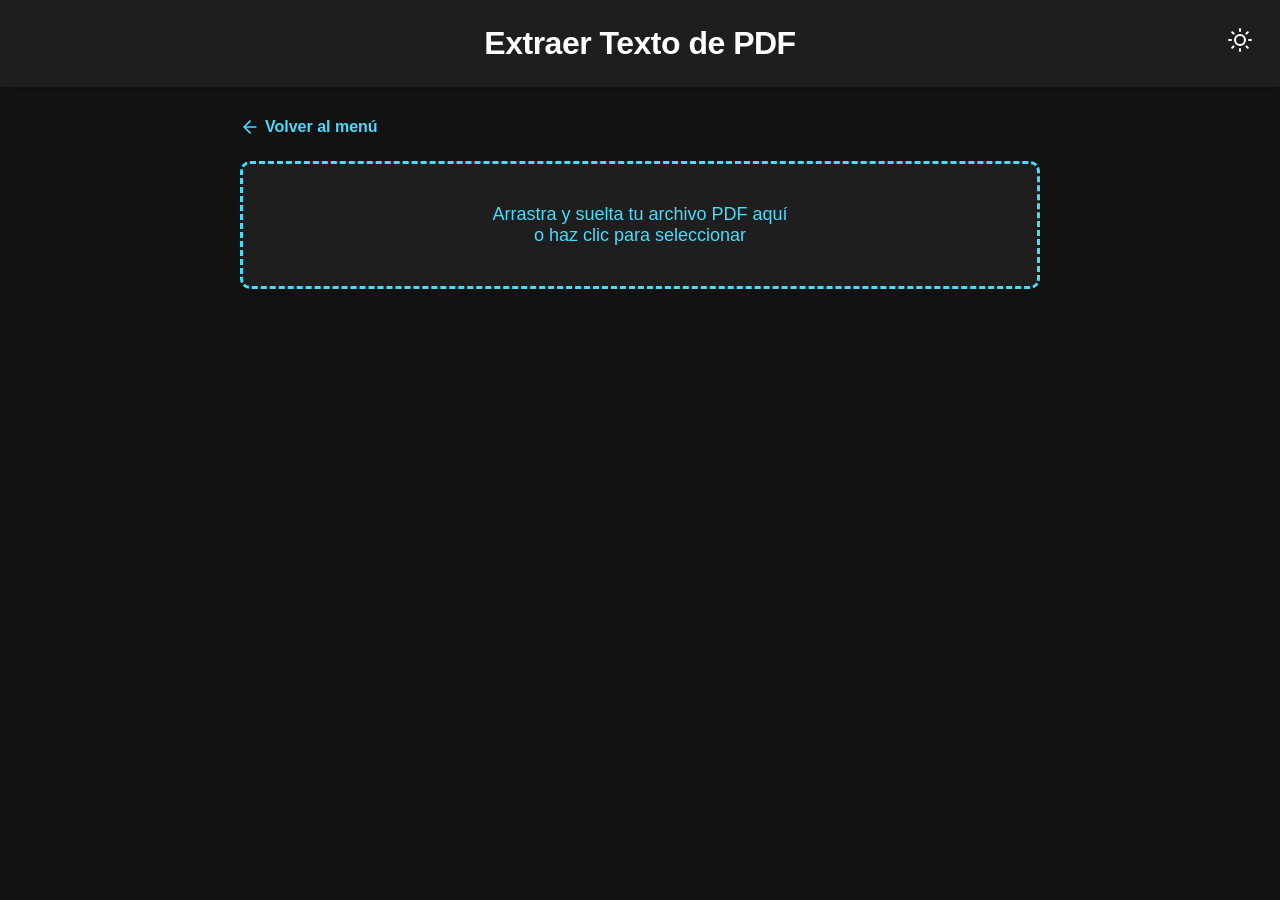
<file: ExtraerTexto.html>
<!DOCTYPE html>
<html lang="es" data-theme="dark">

<head>
    <meta charset="UTF-8">
    <meta name="viewport" content="width=device-width, initial-scale=1.0">
    <title>Extraer Texto de PDF en el Navegador</title>

    <!-- PDF.js para leer el contenido de texto -->
    <script src="pdf.min.js"></script>

    <link rel="stylesheet" href="styles.css">
    <script src="theme.js"></script>

    <script>
        pdfjsLib.GlobalWorkerOptions.workerSrc = 'pdf.worker.min.js';
    </script>
</head>

<body>

    <header>
        <h1>Extraer Texto de PDF</h1>
        <button class="theme-toggle" id="themeToggle" title="Alternar modo oscuro">
            <svg id="moonIcon" viewBox="0 0 24 24">
                <path d="M21 12.79A9 9 0 1 1 11.21 3 7 7 0 0 0 21 12.79z"></path>
            </svg>
            <svg id="sunIcon" viewBox="0 0 24 24" style="display: none;">
                <circle cx="12" cy="12" r="5"></circle>
                <line x1="12" y1="1" x2="12" y2="3"></line>
                <line x1="12" y1="21" x2="12" y2="23"></line>
                <line x1="4.22" y1="4.22" x2="5.64" y2="5.64"></line>
                <line x1="18.36" y1="18.36" x2="19.78" y2="19.78"></line>
                <line x1="1" y1="12" x2="3" y2="12"></line>
                <line x1="21" y1="12" x2="23" y2="12"></line>
                <line x1="4.22" y1="19.78" x2="5.64" y2="18.36"></line>
                <line x1="18.36" y1="5.64" x2="19.78" y2="4.22"></line>
            </svg>
        </button>
    </header>

    <div class="content-wrapper">
        <div class="back-link-container">
            <a href="index.html" class="back-link">
                <svg viewBox="0 0 24 24">
                    <line x1="19" y1="12" x2="5" y2="12"></line>
                    <polyline points="12 19 5 12 12 5"></polyline>
                </svg>
                Volver al menú
            </a>
        </div>

        <div id="dropzone">
            Arrastra y suelta tu archivo PDF aquí<br>o haz clic para seleccionar
            <input type="file" id="fileInput" accept="application/pdf" style="display: none;">
        </div>

        <div id="resultPanel" class="panel" style="display: none;">
            <div class="file-item">
                <span id="fileNameDisplay"></span>
                <span style="font-size: 14px; opacity: 0.8; margin-left: auto; margin-right: 15px;" id="pageCountDisplay"></span>
                <button class="delete-btn" id="removeFileBtn" title="Eliminar archivo">X</button>
            </div>

            <div style="margin-top: 15px;">
                <div id="warningBox" style="display:none; background-color: rgba(255, 152, 0, 0.1); border-left: 4px solid #ff9800; padding: 10px 15px; border-radius: 4px; margin-bottom: 10px;">
                    <p style="margin: 0; font-size: 13px; color: var(--text-color); line-height: 1.5;">
                        <strong>⚠️ Aviso:</strong> No se ha podido extraer texto de este PDF. Puede que sea un documento <strong>escaneado como imagen</strong> (sin texto nativo). Para obtener texto de ese tipo de PDF necesitarías un servicio OCR externo.
                    </p>
                </div>

                <textarea id="textOutput" readonly placeholder="El texto extraído aparecerá aquí..."></textarea>

                <div class="action-row">
                    <button id="actionBtn" class="btn-secondary">📋 Copiar todo el texto</button>
                    <button id="downloadBtn" class="btn-secondary">💾 Descargar como .txt</button>
                    <span id="copyFeedback">¡Copiado al portapapeles!</span>
                </div>
            </div>
        </div>
    </div>

    <script>
        // --- Extraer Texto Logic ---
        const dropzone = document.getElementById("dropzone");
        const fileInput = document.getElementById("fileInput");
        const resultPanel = document.getElementById("resultPanel");
        const fileNameDisplay = document.getElementById("fileNameDisplay");
        const removeFileBtn = document.getElementById("removeFileBtn");
        const textOutput = document.getElementById("textOutput");
        const pageCountDisplay = document.getElementById("pageCountDisplay");
        const actionBtn = document.getElementById("actionBtn");
        const downloadBtn = document.getElementById("downloadBtn");
        const copyFeedback = document.getElementById("copyFeedback");
        const warningBox = document.getElementById("warningBox");

        let currentFile = null;

        // Eventos del Dropzone
        dropzone.addEventListener("click", () => fileInput.click());
        dropzone.addEventListener("dragover", (e) => { e.preventDefault(); dropzone.classList.add("dragover"); });
        dropzone.addEventListener("dragleave", () => dropzone.classList.remove("dragover"));
        dropzone.addEventListener("drop", (e) => {
            e.preventDefault();
            dropzone.classList.remove("dragover");
            if (e.dataTransfer.files.length > 0) handleFile(e.dataTransfer.files[0]);
        });
        fileInput.addEventListener("change", (e) => {
            if (e.target.files.length > 0) handleFile(e.target.files[0]);
        });

        async function handleFile(file) {
            if (file.type !== "application/pdf") {
                alert("Por favor, sube solo archivos PDF.");
                return;
            }

            try {
                currentFile = file;

                // Mostrar panel con estado de carga
                dropzone.style.display = "none";
                resultPanel.style.display = "block";
                fileNameDisplay.textContent = file.name;
                textOutput.value = "Extrayendo texto...";
                warningBox.style.display = "none";

                const arrayBuffer = await file.arrayBuffer();
                const pdfDoc = await pdfjsLib.getDocument({ data: arrayBuffer }).promise;
                const numPages = pdfDoc.numPages;
                pageCountDisplay.textContent = `(${numPages} páginas)`;

                let fullText = '';
                let totalChars = 0;

                for (let i = 1; i <= numPages; i++) {
                    const page = await pdfDoc.getPage(i);
                    const textContent = await page.getTextContent();

                    // Reconstruir el texto de la página
                    // Agrupamos los items y añadimos saltos de línea cuando hay un cambio vertical significativo
                    let pageText = '';
                    let lastY = null;

                    for (const item of textContent.items) {
                        if ('str' in item) {
                            // Si el ítem está en una posición Y distinta a la anterior, es una nueva línea
                            if (lastY !== null && Math.abs(item.transform[5] - lastY) > 5) {
                                pageText += '\n';
                            }
                            pageText += item.str;
                            lastY = item.transform[5];
                        }
                    }

                    fullText += `\n--- Página ${i} de ${numPages} ---\n`;
                    fullText += pageText.trim();
                    fullText += '\n';
                    totalChars += pageText.trim().length;
                }

                // Mostrar resultado
                textOutput.value = fullText.trim();

                if (totalChars === 0) {
                    // No se extrajo ningún texto
                    warningBox.style.display = 'block';
                    textOutput.value = '(Sin texto extraíble)';
                }

            } catch (error) {
                alert("Error al procesar el PDF.");
                console.error(error);
            }
        }

        removeFileBtn.addEventListener("click", () => {
            currentFile = null;
            fileInput.value = "";
            textOutput.value = "";
            warningBox.style.display = "none";
            dropzone.style.display = "block";
            resultPanel.style.display = "none";
        });

        // Copiar al portapapeles
        actionBtn.addEventListener("click", async () => {
            const text = textOutput.value;
            if (!text || text === '(Sin texto extraíble)') return;

            try {
                await navigator.clipboard.writeText(text);
                copyFeedback.style.display = 'inline';
                setTimeout(() => copyFeedback.style.display = 'none', 2500);
            } catch (err) {
                // Fallback para navegadores sin soporte de clipboard API
                textOutput.select();
                document.execCommand('copy');
                copyFeedback.style.display = 'inline';
                setTimeout(() => copyFeedback.style.display = 'none', 2500);
            }
        });

        // Descargar como .txt
        downloadBtn.addEventListener("click", () => {
            const text = textOutput.value;
            if (!text || text === '(Sin texto extraíble)') return;

            const baseName = currentFile ? currentFile.name.replace('.pdf', '') : 'Texto_Extraido';
            const blob = new Blob([text], { type: 'text/plain;charset=utf-8' });
            const url = URL.createObjectURL(blob);
            const a = document.createElement('a');
            a.href = url;
            a.download = `${baseName}_texto.txt`;
            document.body.appendChild(a);
            a.click();
            document.body.removeChild(a);
            URL.revokeObjectURL(url);
        });
    </script>
</body>

</html>
</file>
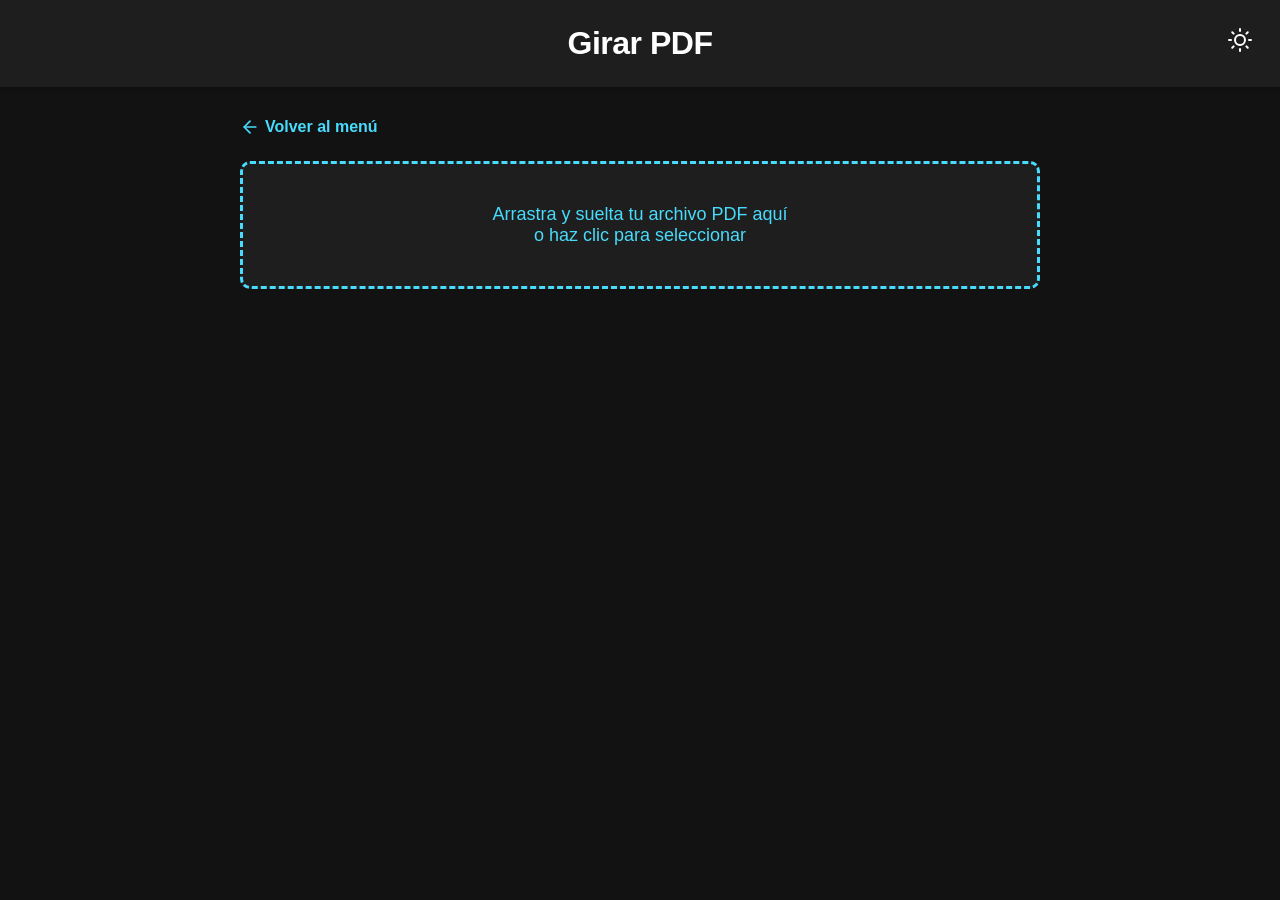
<file: GirarPDF.html>
<!DOCTYPE html>
<html lang="es" data-theme="dark">

<head>
    <meta charset="UTF-8">
    <meta name="viewport" content="width=device-width, initial-scale=1.0">
    <title>Girar PDF en el Navegador</title>

    <!-- PDF-LIB -->
    <script src="pdf-lib.min.js"></script>
    <!-- PDF.js para la previsualización -->
    <script src="pdf.min.js"></script>
    <link rel="stylesheet" href="styles.css">
    <script src="theme.js"></script>
    <script>pdfjsLib.GlobalWorkerOptions.workerSrc = 'pdf.worker.min.js';</script>
</head>

<body>

    <header>
        <h1>Girar PDF</h1>
        <button class="theme-toggle" id="themeToggle" title="Alternar modo oscuro">
            <svg id="moonIcon" viewBox="0 0 24 24">
                <path d="M21 12.79A9 9 0 1 1 11.21 3 7 7 0 0 0 21 12.79z"></path>
            </svg>
            <svg id="sunIcon" viewBox="0 0 24 24" style="display: none;">
                <circle cx="12" cy="12" r="5"></circle>
                <line x1="12" y1="1" x2="12" y2="3"></line>
                <line x1="12" y1="21" x2="12" y2="23"></line>
                <line x1="4.22" y1="4.22" x2="5.64" y2="5.64"></line>
                <line x1="18.36" y1="18.36" x2="19.78" y2="19.78"></line>
                <line x1="1" y1="12" x2="3" y2="12"></line>
                <line x1="21" y1="12" x2="23" y2="12"></line>
                <line x1="4.22" y1="19.78" x2="5.64" y2="18.36"></line>
                <line x1="18.36" y1="5.64" x2="19.78" y2="4.22"></line>
            </svg>
        </button>
    </header>

    <div class="content-wrapper">
        <div class="back-link-container">
            <a href="index.html" class="back-link">
                <svg viewBox="0 0 24 24">
                    <line x1="19" y1="12" x2="5" y2="12"></line>
                    <polyline points="12 19 5 12 12 5"></polyline>
                </svg>
                Volver al menú
            </a>
        </div>

        <div id="dropzone">
            Arrastra y suelta tu archivo PDF aquí<br>o haz clic para seleccionar
            <input type="file" id="fileInput" accept="application/pdf" style="display: none;">
        </div>

        <div id="optionsPanel" class="panel" style="display: none;">
            <div class="file-item">
                <span id="fileNameDisplay"></span>
                <span style="font-size: 14px; opacity: 0.8; margin-left: auto; margin-right: 15px;" id="pageCountDisplay"></span>
                <button class="delete-btn" id="removeFileBtn" title="Eliminar archivo">X</button>
            </div>

            <div style="margin-top: 20px; border-top: 1px solid var(--file-item-border); padding-top: 15px;">
                <h3 style="margin-bottom: 15px; color: var(--h1-color);">1. Opciones de Páginas</h3>
                <label class="radio-label">
                    <input type="radio" name="pageMode" value="all" checked>
                    Girar todas las páginas del documento
                </label>
                <label class="radio-label">
                    <input type="radio" name="pageMode" value="specific">
                    Girar páginas específicas o rangos
                </label>

                <div id="rangeInputContainer" style="display: none; margin-left: 25px; margin-top: 10px;">
                    <label style="color: var(--text-color); font-size: 14px; display: block; margin-bottom: 5px;">
                        Páginas a girar (ej: 1, 3, 5-10):
                    </label>
                    <input type="text" id="pageRangeInput" placeholder="1, 3, 5-10" style="padding: 8px; border-radius: 5px; border: 1px solid var(--file-item-border); background: var(--bg-color); color: var(--text-color); width: 100%; max-width: 300px; font-size: 16px;">
                    <div id="rangeError" style="color: #dc3545; font-size: 14px; margin-top: 5px; display: none;">Rango inválido. Asegúrate de usar el formato correcto.</div>
                </div>
            </div>

            <div style="margin-top: 20px; border-top: 1px solid var(--file-item-border); padding-top: 15px;">
                <h3 style="margin-bottom: 15px; color: var(--h1-color);">2. Ángulo de Giro</h3>
                <label class="radio-label">
                    <input type="radio" name="rotationAngle" value="90" checked>
                    90º a la derecha (Sentido horario)
                </label>
                <label class="radio-label">
                    <input type="radio" name="rotationAngle" value="-90">
                    90º a la izquierda (Antihorario)
                </label>
                <label class="radio-label">
                    <input type="radio" name="rotationAngle" value="180">
                    180º (Dar la vuelta)
                </label>
            </div>
        </div>

        <button id="actionBtn" style="display: none;">Aplicar Giro y Ver Previsualización</button>

        <!-- Panel de Previsualización -->
        <div id="previewPanel">
            <div class="preview-inner">
                <h3>Vista previa (página 1)</h3>
                <canvas id="previewCanvas"></canvas>
                <p>Comprueba el resultado antes de descargarlo.</p>
                <div class="preview-actions">
                    <button class="btn-download" id="downloadBtn">⬇ Descargar PDF</button>
                    <button class="btn-cancel" id="cancelPreviewBtn">✕ Descartar</button>
                </div>
            </div>
        </div>
    </div>

    <script>
        // --- Girar PDF Logic ---
        const dropzone = document.getElementById("dropzone");
        const fileInput = document.getElementById("fileInput");
        const optionsPanel = document.getElementById("optionsPanel");
        const fileNameDisplay = document.getElementById("fileNameDisplay");
        const removeFileBtn = document.getElementById("removeFileBtn");
        const actionBtn = document.getElementById("actionBtn");
        const pageCountDisplay = document.getElementById("pageCountDisplay");
        const rangeInputContainer = document.getElementById("rangeInputContainer");
        const pageRangeInput = document.getElementById("pageRangeInput");
        const rangeError = document.getElementById("rangeError");
        const previewPanel = document.getElementById("previewPanel");
        const previewCanvas = document.getElementById("previewCanvas");
        const downloadBtn = document.getElementById("downloadBtn");
        const cancelPreviewBtn = document.getElementById("cancelPreviewBtn");
        
        const pageModeRadios = document.getElementsByName("pageMode");

        let currentFile = null;
        let totalPages = 0;
        let fileBytes = null;
        let pendingBlob = null;

        for (let radio of pageModeRadios) {
            radio.addEventListener('change', () => {
                if (radio.value === 'specific') {
                    rangeInputContainer.style.display = 'block';
                } else {
                    rangeInputContainer.style.display = 'none';
                    rangeError.style.display = 'none';
                }
            });
        }

        dropzone.addEventListener("click", () => fileInput.click());
        dropzone.addEventListener("dragover", (e) => { e.preventDefault(); dropzone.classList.add("dragover"); });
        dropzone.addEventListener("dragleave", () => dropzone.classList.remove("dragover"));
        dropzone.addEventListener("drop", (e) => {
            e.preventDefault();
            dropzone.classList.remove("dragover");
            if (e.dataTransfer.files.length > 0) handleFile(e.dataTransfer.files[0]);
        });
        fileInput.addEventListener("change", (e) => {
            if (e.target.files.length > 0) handleFile(e.target.files[0]);
        });

        async function handleFile(file) {
            if (file.type !== "application/pdf") { alert("Por favor, sube solo archivos PDF."); return; }
            try {
                const arrayBuffer = await file.arrayBuffer();
                const pdfDoc = await PDFLib.PDFDocument.load(arrayBuffer);
                fileBytes = arrayBuffer;
                totalPages = pdfDoc.getPageCount();
                currentFile = file;
                fileNameDisplay.textContent = file.name;
                pageCountDisplay.textContent = `(${totalPages} páginas)`;
                dropzone.style.display = "none";
                optionsPanel.style.display = "block";
                actionBtn.style.display = "block";
                previewPanel.style.display = "none";
            } catch (error) {
                alert("Error al leer el PDF.");
                console.error(error);
            }
        }

        removeFileBtn.addEventListener("click", () => {
            currentFile = null; fileBytes = null; totalPages = 0; pendingBlob = null;
            fileInput.value = "";
            dropzone.style.display = "block";
            optionsPanel.style.display = "none";
            actionBtn.style.display = "none";
            previewPanel.style.display = "none";
            rangeError.style.display = 'none';
        });

        function parseRange(rangeStr, maxPages) {
            const pages = new Set();
            const parts = rangeStr.split(',');
            for (let part of parts) {
                part = part.trim();
                if (!part) continue;
                if (part.includes('-')) {
                    const [startStr, endStr] = part.split('-');
                    const start = parseInt(startStr, 10);
                    const end = parseInt(endStr, 10);
                    if (isNaN(start) || isNaN(end) || start > end || start < 1 || end > maxPages) return null;
                    for (let i = start; i <= end; i++) pages.add(i);
                } else {
                    const page = parseInt(part, 10);
                    if (isNaN(page) || page < 1 || page > maxPages) return null;
                    pages.add(page);
                }
            }
            return Array.from(pages);
        }

        actionBtn.addEventListener("click", async () => {
            if (!fileBytes) return;
            const isSpecific = document.querySelector('input[name="pageMode"]:checked').value === 'specific';
            let pagesToRotate = [];
            if (isSpecific) {
                pagesToRotate = parseRange(pageRangeInput.value, totalPages);
                if (!pagesToRotate || pagesToRotate.length === 0) { rangeError.style.display = 'block'; return; }
                rangeError.style.display = 'none';
            } else {
                for (let i = 1; i <= totalPages; i++) pagesToRotate.push(i);
            }
            const rotationValue = parseInt(document.querySelector('input[name="rotationAngle"]:checked').value, 10);

            try {
                actionBtn.disabled = true;
                actionBtn.textContent = "Procesando...";
                const pdfDoc = await PDFLib.PDFDocument.load(fileBytes);
                const pages = pdfDoc.getPages();
                for (let pageNum of pagesToRotate) {
                    const page = pages[pageNum - 1];
                    const currentRotation = page.getRotation().angle;
                    page.setRotation(PDFLib.degrees(currentRotation + rotationValue));
                }
                const pdfBytes = await pdfDoc.save();
                pendingBlob = new Blob([pdfBytes], { type: "application/pdf" });

                const loadingTask = pdfjsLib.getDocument({ data: pdfBytes });
                const pdfJsDoc = await loadingTask.promise;
                const firstPage = await pdfJsDoc.getPage(1);
                const viewport = firstPage.getViewport({ scale: 1.2 });
                previewCanvas.width = viewport.width;
                previewCanvas.height = viewport.height;
                await firstPage.render({ canvasContext: previewCanvas.getContext('2d'), viewport }).promise;

                previewPanel.style.display = "block";
                previewPanel.scrollIntoView({ behavior: 'smooth', block: 'start' });

                actionBtn.disabled = false;
                actionBtn.textContent = "Aplicar Giro y Ver Previsualización";
            } catch (error) {
                alert("Error al procesar el PDF.");
                console.error(error);
                actionBtn.disabled = false;
                actionBtn.textContent = "Aplicar Giro y Ver Previsualización";
            }
        });

        downloadBtn.addEventListener("click", () => {
            if (!pendingBlob) return;
            const url = URL.createObjectURL(pendingBlob);
            const a = document.createElement("a");
            a.href = url;
            a.download = `Girado_${currentFile.name}`;
            document.body.appendChild(a);
            a.click();
            document.body.removeChild(a);
            URL.revokeObjectURL(url);
        });

        cancelPreviewBtn.addEventListener("click", () => {
            previewPanel.style.display = "none";
            pendingBlob = null;
        });
    </script>
</body>
</html>
</file>
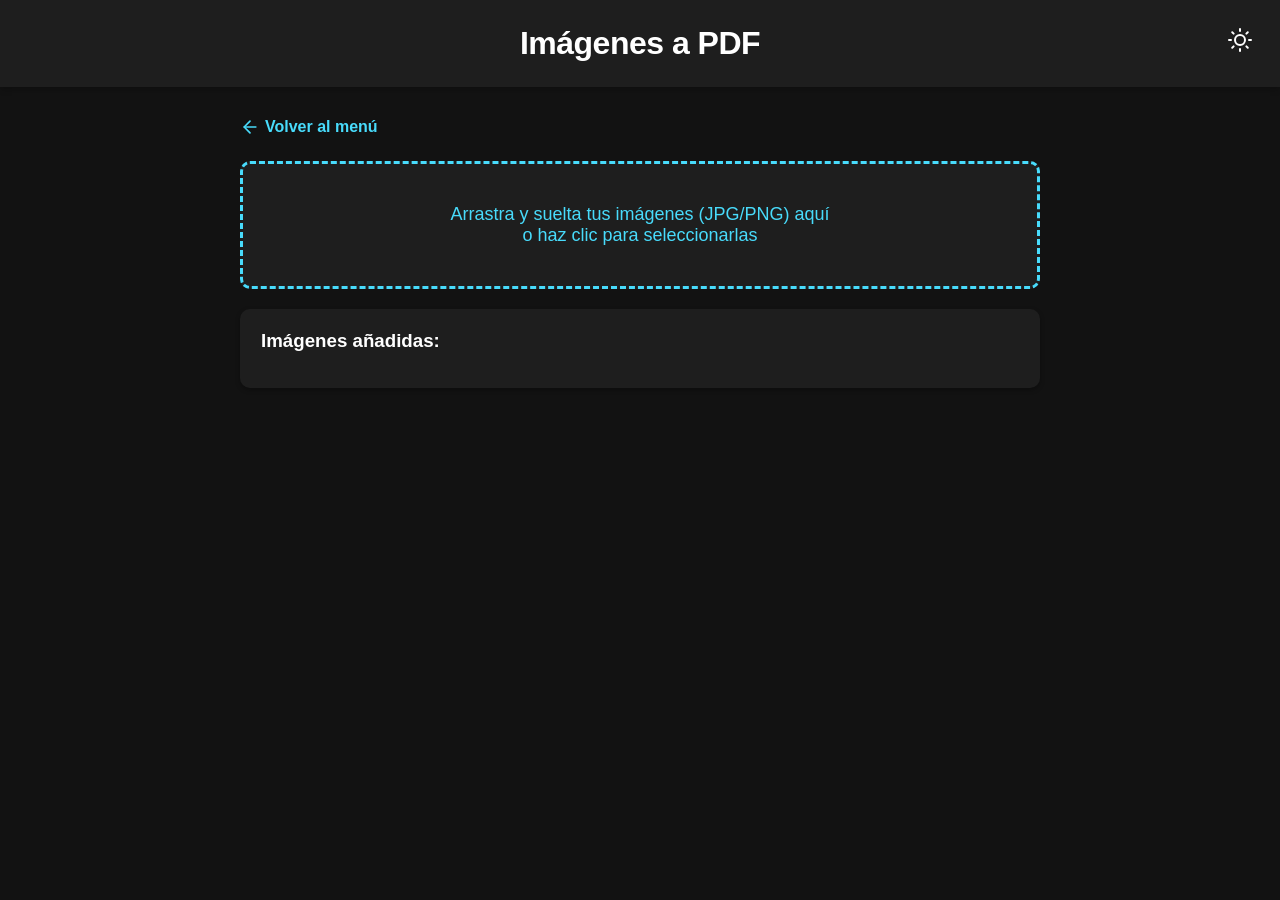
<file: ImgPDF.html>
<!DOCTYPE html>
<html lang="es" data-theme="dark">

<head>
    <meta charset="UTF-8">
    <meta name="viewport" content="width=device-width, initial-scale=1.0">
    <title>Imágenes a PDF en el Navegador</title>

    <!-- PDF-LIB -->
    <script src="pdf-lib.min.js"></script>
    <link rel="stylesheet" href="styles.css">
    <script src="theme.js"></script>
</head>

<body>

    <header>
        <h1>Imágenes a PDF</h1>
        <button class="theme-toggle" id="themeToggle" title="Alternar modo oscuro">
            <!-- Icono de luna por defecto -->
            <svg id="moonIcon" viewBox="0 0 24 24">
                <path d="M21 12.79A9 9 0 1 1 11.21 3 7 7 0 0 0 21 12.79z"></path>
            </svg>
            <!-- Icono de sol (oculto por defecto) -->
            <svg id="sunIcon" viewBox="0 0 24 24" style="display: none;">
                <circle cx="12" cy="12" r="5"></circle>
                <line x1="12" y1="1" x2="12" y2="3"></line>
                <line x1="12" y1="21" x2="12" y2="23"></line>
                <line x1="4.22" y1="4.22" x2="5.64" y2="5.64"></line>
                <line x1="18.36" y1="18.36" x2="19.78" y2="19.78"></line>
                <line x1="1" y1="12" x2="3" y2="12"></line>
                <line x1="21" y1="12" x2="23" y2="12"></line>
                <line x1="4.22" y1="19.78" x2="5.64" y2="18.36"></line>
                <line x1="18.36" y1="5.64" x2="19.78" y2="4.22"></line>
            </svg>
        </button>
    </header>

    <div class="content-wrapper">
        <div class="back-link-container">
            <a href="index.html" class="back-link">
                <svg viewBox="0 0 24 24">
                    <line x1="19" y1="12" x2="5" y2="12"></line>
                    <polyline points="12 19 5 12 12 5"></polyline>
                </svg>
                Volver al menú
            </a>
        </div>

        <div id="dropzone">
            Arrastra y suelta tus imágenes (JPG/PNG) aquí<br>o haz clic para seleccionarlas
            <input type="file" id="fileInput" accept="image/jpeg, image/png" multiple style="display: none;">
        </div>

        <div id="fileList">
            <h3 style="margin-bottom: 15px; color: var(--h1-color); font-weight: 600;">Imágenes añadidas:</h3>
            <ul id="list"></ul>
        </div>

        <button id="actionBtn" style="display: none;">Convertir a PDF</button>
    </div>

    <script>
        // --- Imágenes a PDF Logic ---
        const dropzone = document.getElementById("dropzone");
        const fileInput = document.getElementById("fileInput");
        const list = document.getElementById("list");
        const actionBtn = document.getElementById("actionBtn");

        let imageFiles = [];

        // Abrir selector al hacer clic
        dropzone.addEventListener("click", () => fileInput.click());

        // Manejar selección manual
        fileInput.addEventListener("change", (e) => {
            addFiles(e.target.files);
        });

        // Arrastrar archivos
        dropzone.addEventListener("dragover", (e) => {
            e.preventDefault();
            dropzone.classList.add("dragover");
        });

        dropzone.addEventListener("dragleave", () => {
            dropzone.classList.remove("dragover");
        });

        dropzone.addEventListener("drop", (e) => {
            e.preventDefault();
            dropzone.classList.remove("dragover");
            addFiles(e.dataTransfer.files);
        });

        // Añadir archivos a la lista
        function addFiles(files) {
            for (let file of files) {
                // Filtrar solo imágenes JPG y PNG
                if (file.type === "image/jpeg" || file.type === "image/png" || file.type === "image/jpg") {
                    imageFiles.push(file);
                    const li = document.createElement("li");
                    
                    const fileName = document.createElement("span");
                    fileName.textContent = file.name;
                    
                    const deleteBtn = document.createElement("button");
                    deleteBtn.innerHTML = "X";
                    deleteBtn.className = "delete-btn";
                    deleteBtn.title = "Eliminar";
                    
                    deleteBtn.addEventListener("click", () => {
                        list.removeChild(li); // Quitar del HTML
                        imageFiles = imageFiles.filter(f => f !== file); // Quitar del array interno
                        if (imageFiles.length === 0) {
                            actionBtn.style.display = "none";
                        }
                    });

                    li.appendChild(fileName);
                    li.appendChild(deleteBtn);
                    list.appendChild(li);
                } else {
                    alert(`El archivo "${file.name}" no es compatible. Solo se admiten JPG y PNG.`);
                }
            }

            if (imageFiles.length > 0) {
                actionBtn.style.display = "block";
            }
        }

        // Convertir a PDF
        actionBtn.addEventListener("click", async () => {
            if (imageFiles.length === 0) {
                alert("No has añadido ninguna imagen.");
                return;
            }

            try {
                actionBtn.disabled = true;
                actionBtn.textContent = "Procesando...";

                // Crear un nuevo documento PDF
                const pdfDoc = await PDFLib.PDFDocument.create();

                for (let file of imageFiles) {
                    const arrayBuffer = await file.arrayBuffer();
                    let pdfImage;
                    
                    // Incrustar la imagen según su tipo
                    if (file.type === 'image/jpeg' || file.type === 'image/jpg') {
                        pdfImage = await pdfDoc.embedJpg(arrayBuffer);
                    } else if (file.type === 'image/png') {
                        pdfImage = await pdfDoc.embedPng(arrayBuffer);
                    }

                    // Crear una página A4
                    const page = pdfDoc.addPage(PDFLib.PageSizes.A4);
                    const { width, height } = page.getSize();
                    const imgDims = pdfImage.scale(1);

                    // Calcular escala para encajar la imagen en A4 respetando el aspect ratio con un margen
                    const margin = 20; 
                    const maxWidth = width - (margin * 2);
                    const maxHeight = height - (margin * 2);

                    const scale = Math.min(maxWidth / imgDims.width, maxHeight / imgDims.height);
                    
                    // Si la imagen es más pequeña que la página, podríamos no escalarla hacia arriba si prefiriéramos,
                    // pero normalmente se escala para ocupar la hoja. Si solo queremos encajarla si es más grande:
                    // const finalScale = scale < 1 ? scale : 1; 
                    // Vamos a escalarla en ambos sentidos para que quede visible, pero puedes cambiarlo a finalScale.
                    const finalScale = scale; 

                    const drawWidth = imgDims.width * finalScale;
                    const drawHeight = imgDims.height * finalScale;

                    // Centrar la imagen
                    const x = (width - drawWidth) / 2;
                    const y = (height - drawHeight) / 2;

                    page.drawImage(pdfImage, {
                        x: x,
                        y: y,
                        width: drawWidth,
                        height: drawHeight,
                    });
                }

                const pdfBytes = await pdfDoc.save();

                // Descargar archivo final
                const blob = new Blob([pdfBytes], { type: "application/pdf" });
                const url = URL.createObjectURL(blob);

                const a = document.createElement("a");
                a.href = url;
                a.download = "Imagenes_Unidas.pdf";
                document.body.appendChild(a);
                a.click();
                document.body.removeChild(a);
                URL.revokeObjectURL(url);

                actionBtn.disabled = false;
                actionBtn.textContent = "Convertir a PDF";

            } catch (error) {
                alert("Ocurrió un error al convertir las imágenes.");
                console.error(error);
                actionBtn.disabled = false;
                actionBtn.textContent = "Convertir a PDF";
            }
        });
    </script>
</body>

</html>
</file>
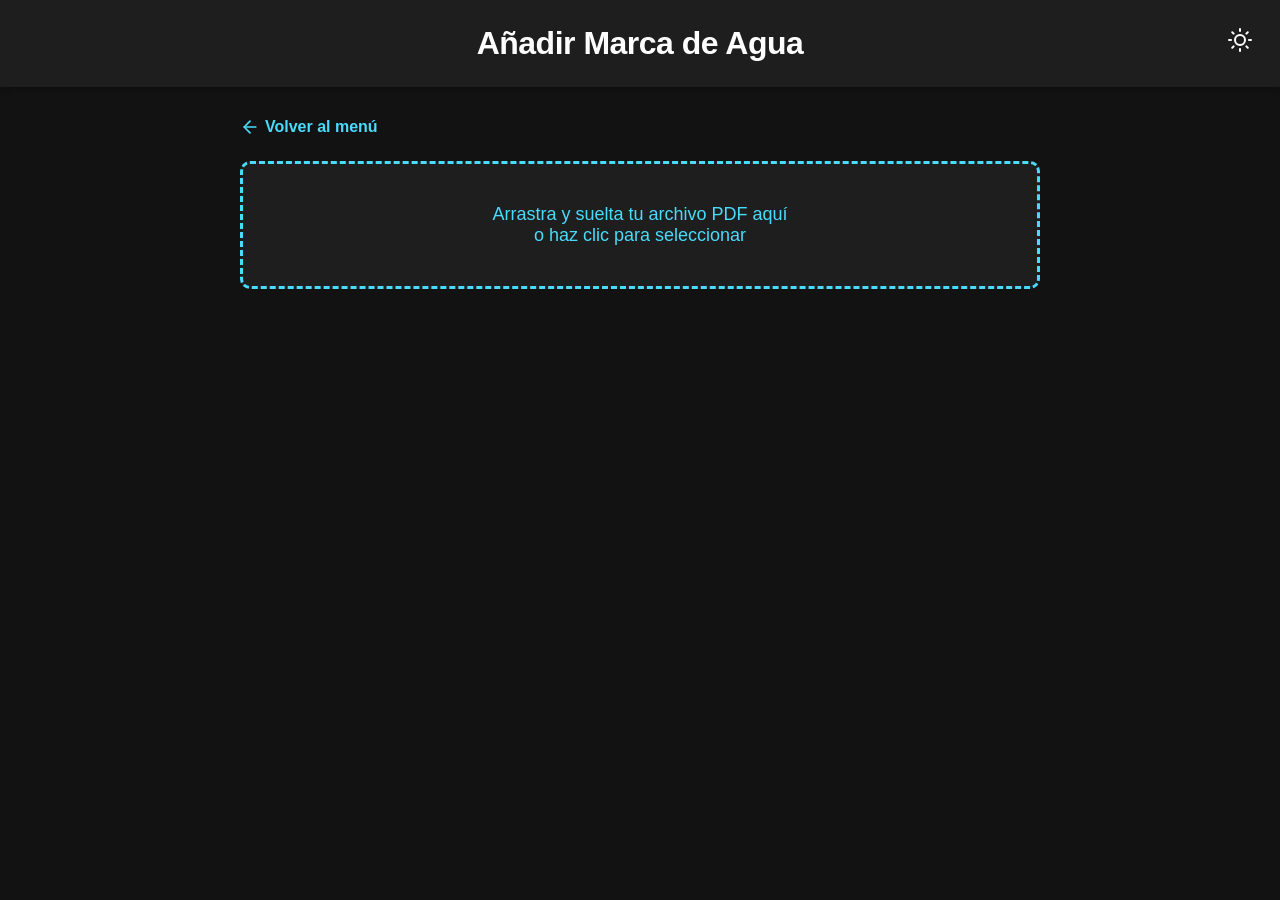
<file: MarcaAgua.html>
<!DOCTYPE html>
<html lang="es" data-theme="dark">

<head>
    <meta charset="UTF-8">
    <meta name="viewport" content="width=device-width, initial-scale=1.0">
    <title>Añadir Marca de Agua al PDF</title>

    <!-- PDF-LIB para añadir la marca de agua -->
    <script src="pdf-lib.min.js"></script>

    <link rel="stylesheet" href="styles.css">
    <script src="theme.js"></script>

</head>

<body>

    <header>
        <h1>Añadir Marca de Agua</h1>
        <button class="theme-toggle" id="themeToggle" title="Alternar modo oscuro">
            <svg id="moonIcon" viewBox="0 0 24 24">
                <path d="M21 12.79A9 9 0 1 1 11.21 3 7 7 0 0 0 21 12.79z"></path>
            </svg>
            <svg id="sunIcon" viewBox="0 0 24 24" style="display: none;">
                <circle cx="12" cy="12" r="5"></circle>
                <line x1="12" y1="1" x2="12" y2="3"></line>
                <line x1="12" y1="21" x2="12" y2="23"></line>
                <line x1="4.22" y1="4.22" x2="5.64" y2="5.64"></line>
                <line x1="18.36" y1="18.36" x2="19.78" y2="19.78"></line>
                <line x1="1" y1="12" x2="3" y2="12"></line>
                <line x1="21" y1="12" x2="23" y2="12"></line>
                <line x1="4.22" y1="19.78" x2="5.64" y2="18.36"></line>
                <line x1="18.36" y1="5.64" x2="19.78" y2="4.22"></line>
            </svg>
        </button>
    </header>

    <div class="content-wrapper">
        <div class="back-link-container">
            <a href="index.html" class="back-link">
                <svg viewBox="0 0 24 24">
                    <line x1="19" y1="12" x2="5" y2="12"></line>
                    <polyline points="12 19 5 12 12 5"></polyline>
                </svg>
                Volver al menú
            </a>
        </div>

        <div id="dropzone">
            Arrastra y suelta tu archivo PDF aquí<br>o haz clic para seleccionar
            <input type="file" id="fileInput" accept="application/pdf" style="display: none;">
        </div>

        <div id="optionsPanel" class="panel" style="display: none;">
            <div class="file-item">
                <span id="fileNameDisplay"></span>
                <span style="font-size: 14px; opacity: 0.8; margin-left: auto; margin-right: 15px;" id="pageCountDisplay"></span>
                <button class="delete-btn" id="removeFileBtn" title="Eliminar archivo">X</button>
            </div>

            <div style="margin-top: 20px; border-top: 1px solid var(--file-item-border); padding-top: 15px;">
                <h3 style="margin-bottom: 15px; color: var(--h1-color);">Configuración de la Marca de Agua</h3>

                <div class="options-grid">
                    <div class="option-group" style="grid-column: 1 / -1;">
                        <label for="wmText">Texto de la marca de agua</label>
                        <input type="text" id="wmText" value="BORRADOR" maxlength="40" placeholder="BORRADOR, CONFIDENCIAL...">
                    </div>

                    <div class="option-group">
                        <label for="wmFontSize">Tamaño de fuente</label>
                        <input type="number" id="wmFontSize" value="60" min="10" max="200">
                    </div>

                    <div class="option-group">
                        <label for="wmColor">Color del texto</label>
                        <input type="color" id="wmColor" value="#ff0000">
                    </div>

                    <div class="option-group" style="grid-column: 1 / -1;">
                        <label>Opacidad: <span id="opacityValue">40</span>%</label>
                        <div class="slider-row">
                            <span>0%</span>
                            <input type="range" id="wmOpacity" min="5" max="100" value="40">
                            <span>100%</span>
                        </div>
                    </div>

                    <div class="option-group">
                        <label for="wmPosition">Posición</label>
                        <select id="wmPosition">
                            <option value="center" selected>Centro (diagonal)</option>
                            <option value="top-left">Arriba izquierda</option>
                            <option value="top-right">Arriba derecha</option>
                            <option value="bottom-left">Abajo izquierda</option>
                            <option value="bottom-right">Abajo derecha</option>
                        </select>
                    </div>

                    <div class="option-group">
                        <label for="wmRotation">Rotación (°)</label>
                        <input type="number" id="wmRotation" value="45" min="-360" max="360">
                    </div>
                </div>
            </div>
        </div>

        <button id="actionBtn" style="display: none;">Aplicar Marca de Agua y Descargar</button>
    </div>

    <script>
        // --- Marca de Agua Logic ---
        const dropzone = document.getElementById("dropzone");
        const fileInput = document.getElementById("fileInput");
        const optionsPanel = document.getElementById("optionsPanel");
        const fileNameDisplay = document.getElementById("fileNameDisplay");
        const removeFileBtn = document.getElementById("removeFileBtn");
        const actionBtn = document.getElementById("actionBtn");
        const pageCountDisplay = document.getElementById("pageCountDisplay");
        const wmOpacity = document.getElementById("wmOpacity");
        const opacityValue = document.getElementById("opacityValue");

        let currentFile = null;
        let fileBytes = null;
        let totalPages = 0;

        // Live opacity value display
        wmOpacity.addEventListener('input', () => {
            opacityValue.textContent = wmOpacity.value;
        });

        // Dropzone events
        dropzone.addEventListener("click", () => fileInput.click());
        dropzone.addEventListener("dragover", (e) => { e.preventDefault(); dropzone.classList.add("dragover"); });
        dropzone.addEventListener("dragleave", () => dropzone.classList.remove("dragover"));
        dropzone.addEventListener("drop", (e) => {
            e.preventDefault();
            dropzone.classList.remove("dragover");
            if (e.dataTransfer.files.length > 0) handleFile(e.dataTransfer.files[0]);
        });
        fileInput.addEventListener("change", (e) => {
            if (e.target.files.length > 0) handleFile(e.target.files[0]);
        });

        async function handleFile(file) {
            if (file.type !== "application/pdf") {
                alert("Por favor, sube solo archivos PDF.");
                return;
            }

            try {
                const arrayBuffer = await file.arrayBuffer();
                const tempDoc = await PDFLib.PDFDocument.load(arrayBuffer);
                totalPages = tempDoc.getPageCount();
                fileBytes = arrayBuffer;
                currentFile = file;

                fileNameDisplay.textContent = file.name;
                pageCountDisplay.textContent = `(${totalPages} páginas)`;

                dropzone.style.display = "none";
                optionsPanel.style.display = "block";
                actionBtn.style.display = "block";

            } catch (error) {
                alert("Error al leer el PDF. Puede estar protegido o corrupto.");
                console.error(error);
            }
        }

        removeFileBtn.addEventListener("click", () => {
            currentFile = null;
            fileBytes = null;
            totalPages = 0;
            fileInput.value = "";
            dropzone.style.display = "block";
            optionsPanel.style.display = "none";
            actionBtn.style.display = "none";
        });

        // Helper: Hex color (#rrggbb) → rgb 0..1
        function hexToRgb(hex) {
            const r = parseInt(hex.slice(1, 3), 16) / 255;
            const g = parseInt(hex.slice(3, 5), 16) / 255;
            const b = parseInt(hex.slice(5, 7), 16) / 255;
            return { r, g, b };
        }

        actionBtn.addEventListener("click", async () => {
            const text = document.getElementById("wmText").value.trim();
            if (!text) { alert("Escribe el texto de la marca de agua."); return; }

            const fontSize = parseInt(document.getElementById("wmFontSize").value) || 60;
            const opacity = parseInt(wmOpacity.value) / 100;
            const color = hexToRgb(document.getElementById("wmColor").value);
            const position = document.getElementById("wmPosition").value;
            const rotation = parseInt(document.getElementById("wmRotation").value) || 45;

            actionBtn.disabled = true;
            actionBtn.textContent = "Procesando...";

            try {
                const pdfDoc = await PDFLib.PDFDocument.load(fileBytes);
                const font = await pdfDoc.embedFont(PDFLib.StandardFonts.HelveticaBold);
                const pages = pdfDoc.getPages();

                for (const page of pages) {
                    const { width, height } = page.getSize();

                    // Calcular anchura aproximada del texto para centrado
                    const textWidth = font.widthOfTextAtSize(text, fontSize);
                    const textHeight = fontSize;

                    let x, y, rotate;

                    switch (position) {
                        case 'center':
                            x = (width - textWidth) / 2;
                            y = (height - textHeight) / 2;
                            rotate = PDFLib.degrees(rotation);
                            break;
                        case 'top-left':
                            x = 30;
                            y = height - textHeight - 30;
                            rotate = PDFLib.degrees(0);
                            break;
                        case 'top-right':
                            x = width - textWidth - 30;
                            y = height - textHeight - 30;
                            rotate = PDFLib.degrees(0);
                            break;
                        case 'bottom-left':
                            x = 30;
                            y = 30;
                            rotate = PDFLib.degrees(0);
                            break;
                        case 'bottom-right':
                            x = width - textWidth - 30;
                            y = 30;
                            rotate = PDFLib.degrees(0);
                            break;
                        default:
                            x = (width - textWidth) / 2;
                            y = (height - textHeight) / 2;
                            rotate = PDFLib.degrees(rotation);
                    }

                    page.drawText(text, {
                        x,
                        y,
                        size: fontSize,
                        font,
                        color: PDFLib.rgb(color.r, color.g, color.b),
                        opacity,
                        rotate,
                    });
                }

                const pdfBytes = await pdfDoc.save();

                const blob = new Blob([pdfBytes], { type: "application/pdf" });
                const url = URL.createObjectURL(blob);
                const a = document.createElement("a");
                a.href = url;
                a.download = `MarcaAgua_${currentFile.name}`;
                document.body.appendChild(a);
                a.click();
                document.body.removeChild(a);
                URL.revokeObjectURL(url);

                actionBtn.disabled = false;
                actionBtn.textContent = "Aplicar Marca de Agua y Descargar";

            } catch (error) {
                alert("Error al aplicar la marca de agua.");
                console.error(error);
                actionBtn.disabled = false;
                actionBtn.textContent = "Aplicar Marca de Agua y Descargar";
            }
        });
    </script>
</body>

</html>
</file>
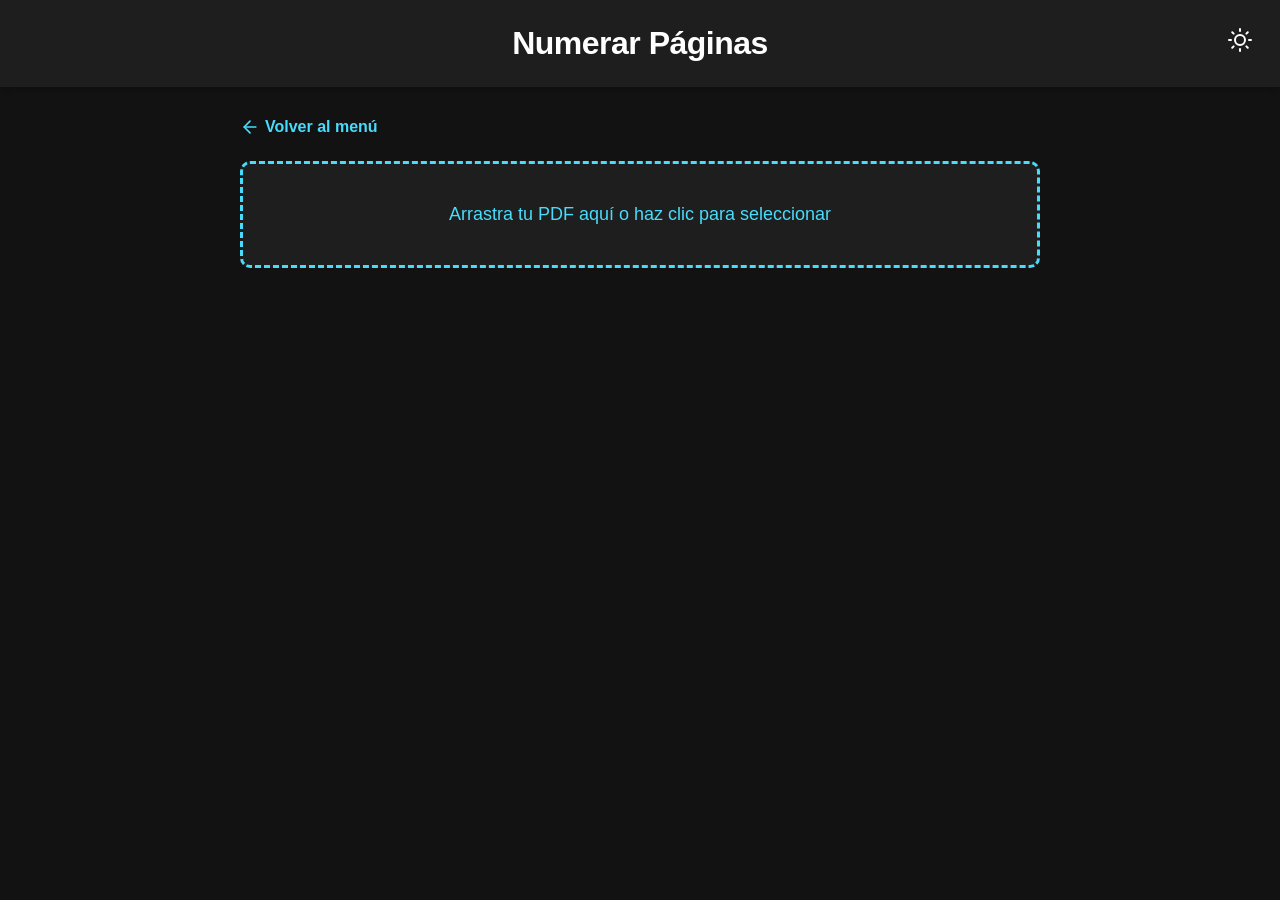
<file: NumerarPDF.html>
<!DOCTYPE html>
<html lang="es" data-theme="dark">

<head>
    <meta charset="UTF-8">
    <meta name="viewport" content="width=device-width, initial-scale=1.0">
    <title>Numerar Páginas PDF - Offline</title>

    <!-- PDF-LIB -->
    <script src="pdf-lib.min.js"></script>
    <!-- PDF.js para la previsualización -->
    <script src="pdf.min.js"></script>
    <link rel="stylesheet" href="styles.css">
    <script src="theme.js"></script>
    <script>pdfjsLib.GlobalWorkerOptions.workerSrc = 'pdf.worker.min.js';</script>

</head>

<body>

    <header>
        <h1>Numerar Páginas</h1>
        <button class="theme-toggle" id="themeToggle">
            <svg id="moonIcon" viewBox="0 0 24 24">
                <path d="M21 12.79A9 9 0 1 1 11.21 3 7 7 0 0 0 21 12.79z"></path>
            </svg>
            <svg id="sunIcon" viewBox="0 0 24 24" style="display: none;">
                <circle cx="12" cy="12" r="5"></circle>
                <line x1="12" y1="1" x2="12" y2="3"></line>
                <line x1="12" y1="21" x2="12" y2="23"></line>
                <line x1="4.22" y1="4.22" x2="5.64" y2="5.64"></line>
                <line x1="18.36" y1="18.36" x2="19.78" y2="19.78"></line>
                <line x1="1" y1="12" x2="3" y2="12"></line>
                <line x1="21" y1="12" x2="23" y2="12"></line>
                <line x1="4.22" y1="19.78" x2="5.64" y2="18.36"></line>
                <line x1="18.36" y1="5.64" x2="19.78" y2="4.22"></line>
            </svg>
        </button>
    </header>

    <div class="content-wrapper">
        <div class="back-link-container">
            <a href="index.html" class="back-link">
                <svg viewBox="0 0 24 24">
                    <line x1="19" y1="12" x2="5" y2="12"></line>
                    <polyline points="12 19 5 12 12 5"></polyline>
                </svg>
                Volver al menú
            </a>
        </div>

        <div id="dropzone">
            Arrastra tu PDF aquí o haz clic para seleccionar
            <input type="file" id="fileInput" accept="application/pdf" style="display: none;">
        </div>

        <div id="optionsPanel" class="panel" style="display: none;">
            <div class="file-item">
                <span id="fileNameDisplay"></span>
                <span style="font-size: 14px; opacity: 0.8; margin-left: auto; margin-right: 15px;" id="pageCountDisplay"></span>
                <button class="delete-btn" id="removeFileBtn">X</button>
            </div>

            <div class="options-grid">
                <div class="option-group">
                    <label>Posición</label>
                    <select id="position">
                        <option value="bottom-right" selected>Abajo Derecha</option>
                        <option value="bottom-center">Abajo Centro</option>
                        <option value="bottom-left">Abajo Izquierda</option>
                        <option value="top-right">Arriba Derecha</option>
                        <option value="top-center">Arriba Centro</option>
                        <option value="top-left">Arriba Izquierda</option>
                    </select>
                </div>

                <div class="option-group">
                    <label>Formato</label>
                    <select id="format">
                        <option value="number" selected>Solo número (1)</option>
                        <option value="page-number">Página {n}</option>
                        <option value="number-total">{n} / {total}</option>
                        <option value="page-number-total">Pág. {n} de {total}</option>
                    </select>
                </div>

                <div class="option-group">
                    <label>Tamaño de Fuente</label>
                    <input type="number" id="fontSize" value="12" min="6" max="72">
                </div>

                <div class="option-group">
                    <label>Color del Texto</label>
                    <input type="color" id="textColor" value="#000000">
                </div>

                <div class="option-group">
                    <label>Margen (puntos)</label>
                    <input type="number" id="margin" value="20" min="0" max="100">
                </div>

                <div class="option-group">
                    <label>Empezar en página...</label>
                    <input type="number" id="startNum" value="1" min="1">
                </div>
            </div>
        </div>

        <button id="actionBtn" style="display: none; margin-top: 30px;">Numerar y Ver Previsualización</button>

        <!-- Panel de Previsualización -->
        <div id="previewPanel">
            <div class="preview-inner">
                <h3>Vista previa (página 1)</h3>
                <canvas id="previewCanvas"></canvas>
                <div class="preview-actions">
                    <button class="btn-download" id="downloadBtn">⬇ Descargar PDF Numerado</button>
                    <button class="btn-cancel" id="cancelPreviewBtn">✕ Descartar</button>
                </div>
            </div>
        </div>
    </div>

    <script>
        // --- Numerar PDF Logic ---
        const dropzone = document.getElementById("dropzone");
        const fileInput = document.getElementById("fileInput");
        const optionsPanel = document.getElementById("optionsPanel");
        const fileNameDisplay = document.getElementById("fileNameDisplay");
        const removeFileBtn = document.getElementById("removeFileBtn");
        const actionBtn = document.getElementById("actionBtn");
        const pageCountDisplay = document.getElementById("pageCountDisplay");
        const previewPanel = document.getElementById("previewPanel");
        const previewCanvas = document.getElementById("previewCanvas");
        const downloadBtn = document.getElementById("downloadBtn");
        const cancelPreviewBtn = document.getElementById("cancelPreviewBtn");

        let currentFile = null;
        let totalPages = 0;
        let fileBytes = null;
        let pendingBlob = null;

        dropzone.addEventListener("click", () => fileInput.click());
        dropzone.addEventListener("dragover", (e) => { e.preventDefault(); dropzone.classList.add("dragover"); });
        dropzone.addEventListener("dragleave", () => dropzone.classList.remove("dragover"));
        dropzone.addEventListener("drop", (e) => {
            e.preventDefault();
            dropzone.classList.remove("dragover");
            if (e.dataTransfer.files.length > 0) handleFile(e.dataTransfer.files[0]);
        });
        fileInput.addEventListener("change", (e) => {
            if (e.target.files.length > 0) handleFile(e.target.files[0]);
        });

        async function handleFile(file) {
            if (file.type !== "application/pdf") { alert("Por favor, sube solo archivos PDF."); return; }
            try {
                const arrayBuffer = await file.arrayBuffer();
                const pdfDoc = await PDFLib.PDFDocument.load(arrayBuffer);
                fileBytes = arrayBuffer;
                totalPages = pdfDoc.getPageCount();
                currentFile = file;
                fileNameDisplay.textContent = file.name;
                pageCountDisplay.textContent = `(${totalPages} páginas)`;
                dropzone.style.display = "none";
                optionsPanel.style.display = "block";
                actionBtn.style.display = "block";
                previewPanel.style.display = "none";
            } catch (error) {
                alert("Error al leer el PDF.");
                console.error(error);
            }
        }

        removeFileBtn.addEventListener("click", () => {
            currentFile = null; fileBytes = null; totalPages = 0; pendingBlob = null;
            fileInput.value = "";
            dropzone.style.display = "block";
            optionsPanel.style.display = "none";
            actionBtn.style.display = "none";
            previewPanel.style.display = "none";
        });

        function hexToRgb(hex) {
            const r = parseInt(hex.slice(1, 3), 16) / 255;
            const g = parseInt(hex.slice(3, 5), 16) / 255;
            const b = parseInt(hex.slice(5, 7), 16) / 255;
            return PDFLib.rgb(r, g, b);
        }

        actionBtn.addEventListener("click", async () => {
            if (!fileBytes) return;

            const pos = document.getElementById("position").value;
            const formatType = document.getElementById("format").value;
            const fontSize = parseInt(document.getElementById("fontSize").value, 10);
            const colorHex = document.getElementById("textColor").value;
            const margin = parseInt(document.getElementById("margin").value, 10);
            const startNum = parseInt(document.getElementById("startNum").value, 10);

            try {
                actionBtn.disabled = true;
                actionBtn.textContent = "Procesando...";

                const pdfDoc = await PDFLib.PDFDocument.load(fileBytes);
                const pages = pdfDoc.getPages();
                const font = await pdfDoc.embedFont(PDFLib.StandardFonts.Helvetica);
                const color = hexToRgb(colorHex);

                for (let i = 0; i < pages.length; i++) {
                    const page = pages[i];
                    const { width, height } = page.getSize();
                    const n = startNum + i;
                    
                    let text = "";
                    if (formatType === "number") text = `${n}`;
                    else if (formatType === "page-number") text = `Página ${n}`;
                    else if (formatType === "number-total") text = `${n} / ${totalPages}`;
                    else if (formatType === "page-number-total") text = `Pág. ${n} de ${totalPages}`;

                    const textWidth = font.widthOfTextAtSize(text, fontSize);
                    
                    let x, y;
                    // X Position
                    if (pos.includes("left")) x = margin;
                    else if (pos.includes("center")) x = (width / 2) - (textWidth / 2);
                    else x = width - textWidth - margin;

                    // Y Position
                    if (pos.includes("bottom")) y = margin;
                    else y = height - fontSize - margin;

                    page.drawText(text, { x, y, size: fontSize, font, color });
                }

                const pdfBytes = await pdfDoc.save();
                pendingBlob = new Blob([pdfBytes], { type: "application/pdf" });

                // Preview
                const loadingTask = pdfjsLib.getDocument({ data: pdfBytes });
                const pdfJsDoc = await loadingTask.promise;
                const firstPage = await pdfJsDoc.getPage(1);
                const viewport = firstPage.getViewport({ scale: 1.2 });
                previewCanvas.width = viewport.width;
                previewCanvas.height = viewport.height;
                await firstPage.render({ canvasContext: previewCanvas.getContext('2d'), viewport }).promise;

                previewPanel.style.display = "block";
                previewPanel.scrollIntoView({ behavior: 'smooth', block: 'start' });

                actionBtn.disabled = false;
                actionBtn.textContent = "Numerar y Ver Previsualización";

            } catch (error) {
                alert("Error al procesar el PDF.");
                console.error(error);
                actionBtn.disabled = false;
                actionBtn.textContent = "Numerar y Ver Previsualización";
            }
        });

        downloadBtn.addEventListener("click", () => {
            if (!pendingBlob) return;
            const url = URL.createObjectURL(pendingBlob);
            const a = document.createElement("a");
            a.href = url;
            a.download = `Numerado_${currentFile.name}`;
            document.body.appendChild(a);
            a.click();
            document.body.removeChild(a);
            URL.revokeObjectURL(url);
        });

        cancelPreviewBtn.addEventListener("click", () => {
            previewPanel.style.display = "none";
            pendingBlob = null;
        });
    </script>
</body>

</html>
</file>
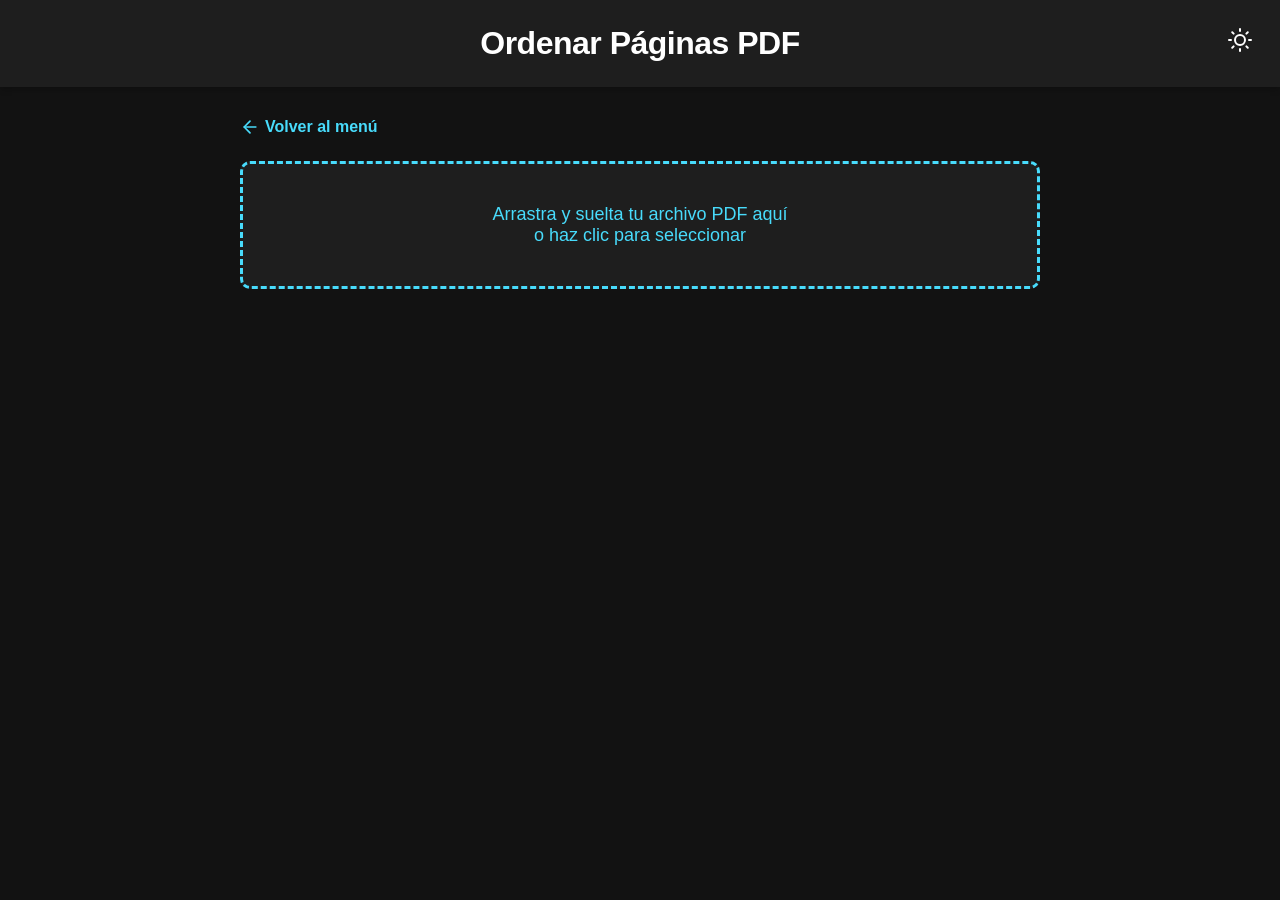
<file: OrdenarPDF.html>
<!DOCTYPE html>
<html lang="es" data-theme="dark">

<head>
    <meta charset="UTF-8">
    <meta name="viewport" content="width=device-width, initial-scale=1.0">
    <title>Ordenar Páginas PDF en el Navegador</title>

    <!-- PDF.js para generar miniaturas -->
    <script src="pdf.min.js"></script>
    <!-- PDF-LIB para reordenar y guardar -->
    <script src="pdf-lib.min.js"></script>

    <link rel="stylesheet" href="styles.css">
    <script src="theme.js"></script>

    <script>
        pdfjsLib.GlobalWorkerOptions.workerSrc = 'pdf.worker.min.js';
    </script>
</head>

<body>

    <header>
        <h1>Ordenar Páginas PDF</h1>
        <button class="theme-toggle" id="themeToggle" title="Alternar modo oscuro">
            <svg id="moonIcon" viewBox="0 0 24 24">
                <path d="M21 12.79A9 9 0 1 1 11.21 3 7 7 0 0 0 21 12.79z"></path>
            </svg>
            <svg id="sunIcon" viewBox="0 0 24 24" style="display: none;">
                <circle cx="12" cy="12" r="5"></circle>
                <line x1="12" y1="1" x2="12" y2="3"></line>
                <line x1="12" y1="21" x2="12" y2="23"></line>
                <line x1="4.22" y1="4.22" x2="5.64" y2="5.64"></line>
                <line x1="18.36" y1="18.36" x2="19.78" y2="19.78"></line>
                <line x1="1" y1="12" x2="3" y2="12"></line>
                <line x1="21" y1="12" x2="23" y2="12"></line>
                <line x1="4.22" y1="19.78" x2="5.64" y2="18.36"></line>
                <line x1="18.36" y1="5.64" x2="19.78" y2="4.22"></line>
            </svg>
        </button>
    </header>

    <div class="content-wrapper">
        <div class="back-link-container">
            <a href="index.html" class="back-link">
                <svg viewBox="0 0 24 24">
                    <line x1="19" y1="12" x2="5" y2="12"></line>
                    <polyline points="12 19 5 12 12 5"></polyline>
                </svg>
                Volver al menú
            </a>
        </div>

        <div id="dropzone">
            Arrastra y suelta tu archivo PDF aquí<br>o haz clic para seleccionar
            <input type="file" id="fileInput" accept="application/pdf" style="display: none;">
        </div>

        <!-- Panel de info y controles -->
        <div id="pagesContainer" style="display: none;">
            <div class="panel">
                <div class="file-item">
                    <span id="fileNameDisplay"></span>
                    <span style="font-size: 14px; opacity: 0.8; margin-left: auto; margin-right: 15px;" id="pageCountDisplay"></span>
                    <button class="delete-btn" id="removeFileBtn" title="Eliminar archivo">X</button>
                </div>
                <p style="font-size: 13px; color: var(--text-color); opacity: 0.8; margin-top: 12px; margin-bottom: 0;">
                    🖱️ Arrastra las miniaturas para cambiar el orden de las páginas. El número inferior indica su posición actual.
                </p>
            </div>

            <!-- Cuadrícula de páginas -->
            <div id="pagesGrid"></div>

            <button id="actionBtn">Guardar PDF Reordenado y Ver Previsualización</button>

            <!-- Panel de Previsualización Final -->
            <div id="previewPanel" style="display: none;">
                <div class="preview-inner">
                    <h3>Vista previa del nuevo orden (página 1)</h3>
                    <canvas id="previewCanvasFinal"></canvas>
                    <p style="font-size: 12px; opacity: 0.6; margin-top: 8px; color: var(--text-color);">Verifica que el orden es el correcto antes de descargar.</p>
                    <div class="preview-actions">
                        <button class="btn-download" id="downloadBtn">⬇ Descargar PDF</button>
                        <button class="btn-cancel" id="cancelPreviewBtn">✕ Seguir editando</button>
                    </div>
                </div>
            </div>
        </div>
    </div>

    <script>
        // --- Ordenar PDF Logic ---
        const dropzone = document.getElementById("dropzone");
        const fileInput = document.getElementById("fileInput");
        const pagesContainer = document.getElementById("pagesContainer");
        const pagesGrid = document.getElementById("pagesGrid");
        const fileNameDisplay = document.getElementById("fileNameDisplay");
        const removeFileBtn = document.getElementById("removeFileBtn");
        const actionBtn = document.getElementById("actionBtn");
        const pageCountDisplay = document.getElementById("pageCountDisplay");

        let currentFile = null;
        let fileBytes = null;
        let pdfJsDoc = null;

        // Drag & Drop state
        let dragSrcCard = null;

        // Eventos del Dropzone
        dropzone.addEventListener("click", () => fileInput.click());
        dropzone.addEventListener("dragover", (e) => { e.preventDefault(); dropzone.classList.add("dragover"); });
        dropzone.addEventListener("dragleave", () => dropzone.classList.remove("dragover"));
        dropzone.addEventListener("drop", (e) => {
            e.preventDefault();
            dropzone.classList.remove("dragover");
            if (e.dataTransfer.files.length > 0) handleFile(e.dataTransfer.files[0]);
        });
        fileInput.addEventListener("change", (e) => {
            if (e.target.files.length > 0) handleFile(e.target.files[0]);
        });

        async function handleFile(file) {
            if (file.type !== "application/pdf") {
                alert("Por favor, sube solo archivos PDF.");
                return;
            }

            try {
                const arrayBuffer = await file.arrayBuffer();
                fileBytes = arrayBuffer;
                currentFile = file;

                // Cargar con pdf.js para las miniaturas
                pdfJsDoc = await pdfjsLib.getDocument({ data: arrayBuffer }).promise;
                const numPages = pdfJsDoc.numPages;

                // Actualizar UI
                fileNameDisplay.textContent = file.name;
                pageCountDisplay.textContent = `(${numPages} páginas)`;

                dropzone.style.display = "none";
                pagesContainer.style.display = "block";

                // Renderizar miniaturas
                await renderThumbnails(numPages);

            } catch (error) {
                alert("Error al leer el PDF. Puede que esté protegido o corrupto.");
                console.error(error);
            }
        }

        async function renderThumbnails(numPages) {
            pagesGrid.innerHTML = '';
            actionBtn.textContent = `Cargando miniaturas... (0/${numPages})`;
            actionBtn.disabled = true;

            for (let i = 1; i <= numPages; i++) {
                const page = await pdfJsDoc.getPage(i);
                const viewport = page.getViewport({ scale: 0.35 });

                const canvas = document.createElement('canvas');
                canvas.width = viewport.width;
                canvas.height = viewport.height;

                await page.render({ canvasContext: canvas.getContext('2d'), viewport }).promise;

                // Crear tarjeta
                const card = document.createElement('div');
                card.className = 'page-card';
                card.draggable = true;
                card.dataset.originalIndex = i; // Guardar el índice original (1-based)

                card.appendChild(canvas);

                // Controles de Ordenación Numérica (Mejora para móviles)
                const controls = document.createElement('div');
                controls.className = 'order-controls';

                const btnLeft = document.createElement('button');
                btnLeft.type = 'button';
                btnLeft.className = 'order-btn';
                btnLeft.innerHTML = '←';
                btnLeft.onclick = (e) => { e.preventDefault(); e.stopPropagation(); moveItem(card, -1); };

                const input = document.createElement('input');
                input.type = 'number';
                input.inputMode = 'numeric';
                input.className = 'order-input';
                input.value = i;
                input.min = 1;
                input.max = numPages;
                input.onclick = (e) => e.stopPropagation();
                input.onchange = (e) => updateOrderFromInput(card, e.target.value);

                const btnRight = document.createElement('button');
                btnRight.type = 'button';
                btnRight.className = 'order-btn';
                btnRight.innerHTML = '→';
                btnRight.onclick = (e) => { e.preventDefault(); e.stopPropagation(); moveItem(card, 1); };

                controls.appendChild(btnLeft);
                controls.appendChild(input);
                controls.appendChild(btnRight);
                card.appendChild(controls);
                pagesGrid.appendChild(card);

                // Eventos de Drag & Drop
                card.addEventListener('dragstart', onDragStart);
                card.addEventListener('dragover', onDragOver);
                card.addEventListener('dragleave', onDragLeave);
                card.addEventListener('drop', onDrop);
                card.addEventListener('dragend', onDragEnd);

                // --- Soporte para dispositivos táctiles ---
                card.addEventListener('touchstart', onTouchStart, { passive: false });
                card.addEventListener('touchmove', onTouchMove, { passive: false });
                card.addEventListener('touchend', onTouchEnd);

                actionBtn.textContent = `Cargando miniaturas... (${i}/${numPages})`;
            }

            // Actualizar etiquetas de posición
            updateLabels();
            actionBtn.textContent = "Guardar PDF Reordenado";
            actionBtn.disabled = false;
        }

        // --- Lógica de Drag & Drop ---
        function onDragStart(e) {
            dragSrcCard = this;
            this.classList.add('dragging');
            e.dataTransfer.effectAllowed = 'move';
        }

        function onDragOver(e) {
            e.preventDefault();
            e.dataTransfer.dropEffect = 'move';
            if (this !== dragSrcCard) {
                this.classList.add('drag-over');
            }
        }

        function onDragLeave() {
            this.classList.remove('drag-over');
        }

        function onDrop(e) {
            e.stopPropagation();
            if (dragSrcCard !== this) {
                // Obtener posición relativa para saber si insertar antes o después
                const rect = this.getBoundingClientRect();
                const midX = rect.left + rect.width / 2;
                
                if (e.clientX < midX) {
                    pagesGrid.insertBefore(dragSrcCard, this);
                } else {
                    pagesGrid.insertBefore(dragSrcCard, this.nextSibling);
                }
                updateLabels();
            }
            this.classList.remove('drag-over');
        }

        function onDragEnd() {
            this.classList.remove('dragging');
            document.querySelectorAll('.page-card').forEach(c => c.classList.remove('drag-over'));
        }

        function updateLabels() {
            const cards = pagesGrid.querySelectorAll('.page-card');
            cards.forEach((card, index) => {
                const input = card.querySelector('.order-input');
                if (input) {
                    input.value = index + 1;
                    input.max = cards.length;
                }
            });
        }

        // Funciones para ordenación numérica (Móviles) - Lógica Robusta
        function moveItem(card, direction) {
            if (direction > 0) {
                const next = card.nextElementSibling;
                if (next) next.after(card);
            } else {
                const prev = card.previousElementSibling;
                if (prev) prev.before(card);
            }
            updateLabels();
        }

        function updateOrderFromInput(card, newValue) {
            const parent = card.parentElement;
            const items = Array.from(parent.children);
            let newIndex = parseInt(newValue) - 1;
            
            if (isNaN(newIndex) || newIndex < 0 || newIndex >= items.length) {
                updateLabels();
                return;
            }
            
            const currentIndex = items.indexOf(card);
            if (newIndex === currentIndex) return;

            const target = items[newIndex];
            if (newIndex > currentIndex) {
                target.after(card);
            } else {
                target.before(card);
            }
            updateLabels();
        }

        // --- Resetear ---
        removeFileBtn.addEventListener("click", () => {
            currentFile = null;
            fileBytes = null;
            pdfJsDoc = null;
            fileInput.value = "";
            pagesGrid.innerHTML = "";
            dropzone.style.display = "block";
            pagesContainer.style.display = "none";
        });

        // --- Guardar PDF Reordenado ---
        const previewPanel = document.getElementById("previewPanel");
        const previewCanvasFinal = document.getElementById("previewCanvasFinal");
        const downloadBtn = document.getElementById("downloadBtn");
        const cancelPreviewBtn = document.getElementById("cancelPreviewBtn");
        let pendingBlob = null;

        actionBtn.addEventListener("click", async () => {
            if (!fileBytes) return;

            actionBtn.disabled = true;
            actionBtn.textContent = "Generando PDF...";

            try {
                // Obtener el orden actual de las tarjetas (índices originales, 1-based)
                const cards = pagesGrid.querySelectorAll('.page-card');
                const newOrder = Array.from(cards).map(c => parseInt(c.dataset.originalIndex) - 1); // Convertir a 0-based

                // Cargar documento con pdf-lib para reorganizar
                const pdfDoc = await PDFLib.PDFDocument.load(fileBytes);
                const newPdfDoc = await PDFLib.PDFDocument.create();

                const copiedPages = await newPdfDoc.copyPages(pdfDoc, newOrder);
                copiedPages.forEach(page => newPdfDoc.addPage(page));

                const pdfBytes = await newPdfDoc.save();
                pendingBlob = new Blob([pdfBytes], { type: "application/pdf" });

                // Mostrar previsualización de la nueva primera página
                const loadingTask = pdfjsLib.getDocument({ data: pdfBytes });
                const newPdfJsDoc = await loadingTask.promise;
                const firstPage = await newPdfJsDoc.getPage(1);
                const viewport = firstPage.getViewport({ scale: 1.2 });
                previewCanvasFinal.width = viewport.width;
                previewCanvasFinal.height = viewport.height;
                await firstPage.render({ canvasContext: previewCanvasFinal.getContext('2d'), viewport }).promise;

                previewPanel.style.display = "block";
                previewPanel.scrollIntoView({ behavior: 'smooth', block: 'start' });

                actionBtn.disabled = false;
                actionBtn.textContent = "Actualizar Previsualización";

            } catch (error) {
                alert("Error al generar el PDF reordenado.");
                console.error(error);
                actionBtn.disabled = false;
                actionBtn.textContent = "Guardar PDF Reordenado";
            }
        });

        downloadBtn.addEventListener("click", () => {
            if (!pendingBlob) return;
            const url = URL.createObjectURL(pendingBlob);
            const a = document.createElement("a");
            a.href = url;
            a.download = `Reordenado_${currentFile.name}`;
            document.body.appendChild(a);
            a.click();
            document.body.removeChild(a);
            URL.revokeObjectURL(url);
        });

        cancelPreviewBtn.addEventListener("click", () => {
            previewPanel.style.display = "none";
            pendingBlob = null;
        });

        // --- Soporte para dispositivos táctiles ---
        function onTouchStart(e) {
            // Permitir arrastrar tocando cualquier parte de la tarjeta (excepto controles)
            if (e.target.closest('.order-controls') || e.target.closest('button')) return;
            
            dragSrcCard = this;
            this.classList.add('dragging');
        }

        function onTouchMove(e) {
            if (!dragSrcCard) return;

            // Prevenir scroll mientras se arrastra
            e.preventDefault();

            const touch = e.touches[0];
            
            // Usamos elementsFromPoint para obtener todos los elementos bajo el dedo
            const elements = document.elementsFromPoint(touch.clientX, touch.clientY);
            
            // Buscamos la tarjeta sobre la que estamos (que no sea la propia tarjeta que arrastramos)
            let cardTarget = null;
            for (const el of elements) {
                const card = el.closest('.page-card');
                if (card && card !== dragSrcCard) {
                    cardTarget = card;
                    break;
                }
            }

            if (cardTarget) {
                const rect = cardTarget.getBoundingClientRect();
                const midX = rect.left + rect.width / 2;
                
                // Si el dedo está en la mitad izquierda de la tarjeta objetivo, insertamos antes.
                if (touch.clientX < midX) {
                    pagesGrid.insertBefore(dragSrcCard, cardTarget);
                } else {
                    pagesGrid.insertBefore(dragSrcCard, cardTarget.nextSibling);
                }
                updateLabels();
            }
        }

        function onTouchEnd() {
            if (dragSrcCard) {
                dragSrcCard.classList.remove('dragging');
                dragSrcCard = null;
            }
        }

    </script>
</body>

</html>
</file>
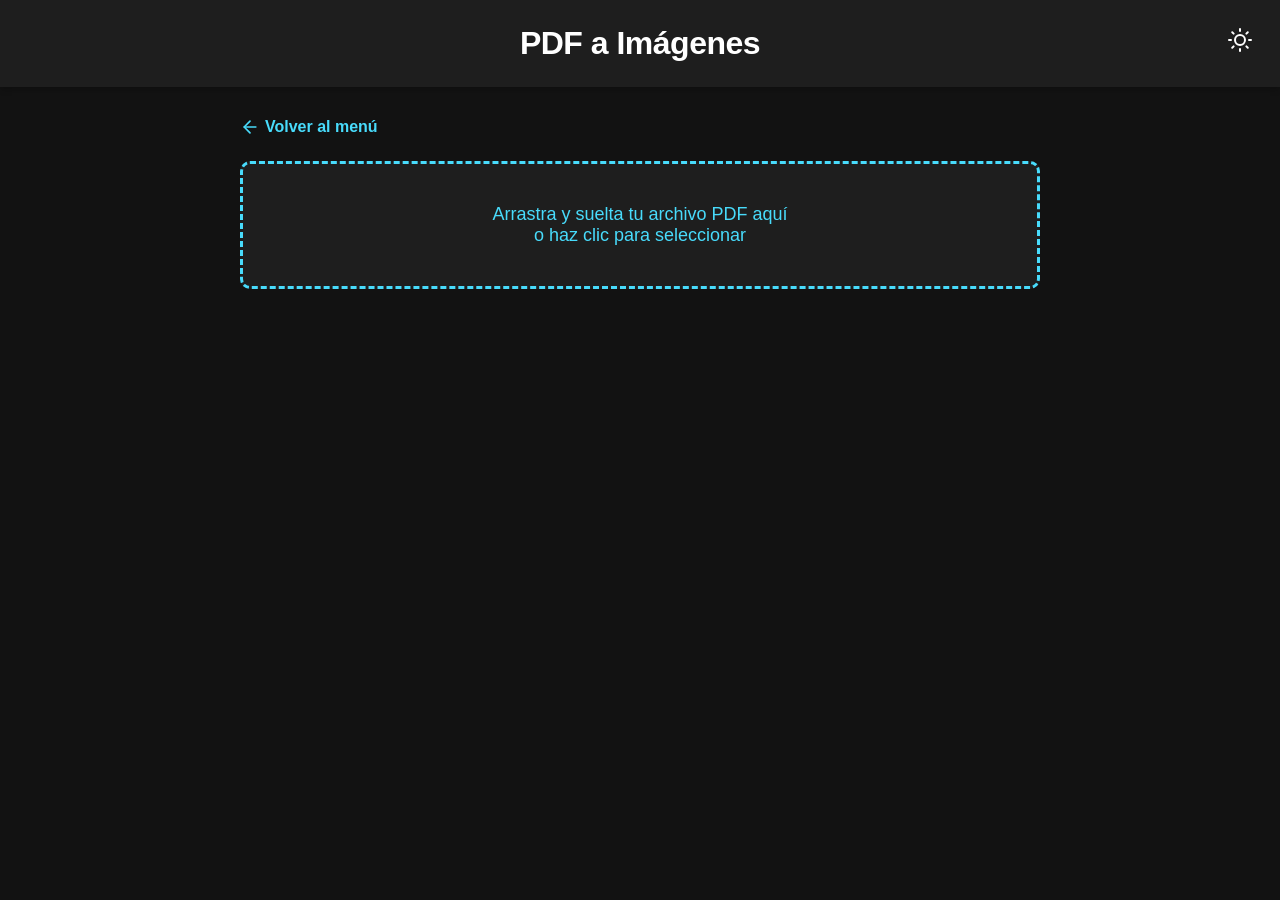
<file: PDFImg.html>
<!DOCTYPE html>
<html lang="es" data-theme="dark">

<head>
    <meta charset="UTF-8">
    <meta name="viewport" content="width=device-width, initial-scale=1.0">
    <title>PDF a Imágenes en el Navegador</title>

    <!-- JSZip para empaquetar las imágenes -->
    <script src="jszip.min.js"></script>
    <!-- PDF.js para renderizar PDF a Canvas -->
    <script src="pdf.min.js"></script>

    <link rel="stylesheet" href="styles.css">
    <script src="theme.js"></script>

    <script>
        // Configurar la ruta del worker local para PDF.js
        pdfjsLib.GlobalWorkerOptions.workerSrc = 'pdf.worker.min.js';
    </script>
</head>

<body>

    <header>
        <h1>PDF a Imágenes</h1>
        <button class="theme-toggle" id="themeToggle" title="Alternar modo oscuro">
            <!-- Icono de luna por defecto -->
            <svg id="moonIcon" viewBox="0 0 24 24">
                <path d="M21 12.79A9 9 0 1 1 11.21 3 7 7 0 0 0 21 12.79z"></path>
            </svg>
            <!-- Icono de sol (oculto por defecto) -->
            <svg id="sunIcon" viewBox="0 0 24 24" style="display: none;">
                <circle cx="12" cy="12" r="5"></circle>
                <line x1="12" y1="1" x2="12" y2="3"></line>
                <line x1="12" y1="21" x2="12" y2="23"></line>
                <line x1="4.22" y1="4.22" x2="5.64" y2="5.64"></line>
                <line x1="18.36" y1="18.36" x2="19.78" y2="19.78"></line>
                <line x1="1" y1="12" x2="3" y2="12"></line>
                <line x1="21" y1="12" x2="23" y2="12"></line>
                <line x1="4.22" y1="19.78" x2="5.64" y2="18.36"></line>
                <line x1="18.36" y1="5.64" x2="19.78" y2="4.22"></line>
            </svg>
        </button>
    </header>

    <div class="content-wrapper">
        <div class="back-link-container">
            <a href="index.html" class="back-link">
                <svg viewBox="0 0 24 24">
                    <line x1="19" y1="12" x2="5" y2="12"></line>
                    <polyline points="12 19 5 12 12 5"></polyline>
                </svg>
                Volver al menú
            </a>
        </div>

        <div id="dropzone">
            Arrastra y suelta tu archivo PDF aquí<br>o haz clic para seleccionar
            <input type="file" id="fileInput" accept="application/pdf" style="display: none;">
        </div>

        <div id="optionsPanel" class="panel" style="display: none;">
            <div class="file-item">
                <span id="fileNameDisplay"></span>
                <span style="font-size: 14px; opacity: 0.8; margin-left: auto; margin-right: 15px;" id="pageCountDisplay"></span>
                <button class="delete-btn" id="removeFileBtn" title="Eliminar archivo">X</button>
            </div>

            <div style="margin-top: 20px; border-top: 1px solid var(--file-item-border); padding-top: 15px;">
                <h3 style="margin-bottom: 15px; color: var(--h1-color);">1. Formato de Imagen</h3>
                <label class="radio-label">
                    <input type="radio" name="imageFormat" value="image/jpeg" checked>
                    JPG (Menor peso, recomendado)
                </label>
                <label class="radio-label">
                    <input type="radio" name="imageFormat" value="image/png">
                    PNG (Alta calidad, sin pérdida)
                </label>
            </div>

            <div style="margin-top: 20px; border-top: 1px solid var(--file-item-border); padding-top: 15px;">
                <h3 style="margin-bottom: 15px; color: var(--h1-color);">2. Calidad (Resolución)</h3>
                <label class="radio-label">
                    <input type="radio" name="imageQuality" value="1">
                    Estándar (1x)
                </label>
                <label class="radio-label">
                    <input type="radio" name="imageQuality" value="2" checked>
                    Alta (2x) - Recomendada
                </label>
                <label class="radio-label">
                    <input type="radio" name="imageQuality" value="3">
                    Máxima (3x) - Archivos más pesados
                </label>
            </div>
        </div>

        <button id="actionBtn" style="display: none;">Extraer Imágenes y Descargar ZIP</button>
        <div id="progressText" style="display: none; text-align: center; margin-top: 15px; color: var(--text-color);"></div>
    </div>

    <script>
        // --- PDF a Imágenes Logic ---
        const dropzone = document.getElementById("dropzone");
        const fileInput = document.getElementById("fileInput");
        const optionsPanel = document.getElementById("optionsPanel");
        const fileNameDisplay = document.getElementById("fileNameDisplay");
        const removeFileBtn = document.getElementById("removeFileBtn");
        const actionBtn = document.getElementById("actionBtn");
        const pageCountDisplay = document.getElementById("pageCountDisplay");
        const progressText = document.getElementById("progressText");

        let currentFile = null;
        let pdfDocument = null;

        // Eventos del Dropzone
        dropzone.addEventListener("click", () => fileInput.click());
        dropzone.addEventListener("dragover", (e) => { e.preventDefault(); dropzone.classList.add("dragover"); });
        dropzone.addEventListener("dragleave", () => dropzone.classList.remove("dragover"));
        dropzone.addEventListener("drop", (e) => {
            e.preventDefault();
            dropzone.classList.remove("dragover");
            if (e.dataTransfer.files.length > 0) handleFile(e.dataTransfer.files[0]);
        });
        fileInput.addEventListener("change", (e) => {
            if (e.target.files.length > 0) handleFile(e.target.files[0]);
        });

        async function handleFile(file) {
            if (file.type !== "application/pdf") {
                alert("Por favor, sube solo archivos PDF.");
                return;
            }

            try {
                const arrayBuffer = await file.arrayBuffer();
                
                // Usamos PDF.js para cargar el documento y leer la cantidad de páginas
                const loadingTask = pdfjsLib.getDocument({ data: arrayBuffer });
                pdfDocument = await loadingTask.promise;
                
                currentFile = file;

                // Actualizar UI
                fileNameDisplay.textContent = file.name;
                pageCountDisplay.textContent = `(${pdfDocument.numPages} páginas)`;
                
                dropzone.style.display = "none";
                optionsPanel.style.display = "block";
                actionBtn.style.display = "block";
                progressText.style.display = "none";

            } catch (error) {
                alert("Error al leer el PDF. Puede que esté protegido con contraseña o corrupto.");
                console.error(error);
            }
        }

        removeFileBtn.addEventListener("click", () => {
            currentFile = null;
            pdfDocument = null;
            fileInput.value = "";
            dropzone.style.display = "block";
            optionsPanel.style.display = "none";
            actionBtn.style.display = "none";
            progressText.style.display = "none";
        });

        // Extraer imágenes y crear ZIP
        actionBtn.addEventListener("click", async () => {
            if (!pdfDocument) return;

            const format = document.querySelector('input[name="imageFormat"]:checked').value; // 'image/jpeg' o 'image/png'
            const extension = format === 'image/jpeg' ? 'jpg' : 'png';
            const scale = parseFloat(document.querySelector('input[name="imageQuality"]:checked').value);

            actionBtn.disabled = true;
            progressText.style.display = "block";
            progressText.textContent = `Iniciando proceso... (0 / ${pdfDocument.numPages})`;

            try {
                const zip = new JSZip();
                const baseFilename = currentFile.name.replace('.pdf', '');

                for (let pageNum = 1; pageNum <= pdfDocument.numPages; pageNum++) {
                    progressText.textContent = `Renderizando página ${pageNum} de ${pdfDocument.numPages}...`;
                    
                    const page = await pdfDocument.getPage(pageNum);
                    const viewport = page.getViewport({ scale: scale });

                    // Crear un canvas temporal para dibujar la página
                    const canvas = document.createElement('canvas');
                    const context = canvas.getContext('2d');
                    canvas.height = viewport.height;
                    canvas.width = viewport.width;

                    const renderContext = {
                        canvasContext: context,
                        viewport: viewport
                    };

                    await page.render(renderContext).promise;

                    // Convertir el canvas a imagen Base64
                    // El 0.85 es la calidad (85%) en caso de ser JPG
                    const dataUrl = canvas.toDataURL(format, 0.85);
                    const base64Data = dataUrl.split(',')[1]; // Quitar cabecera "data:image/jpeg;base64,"

                    // Nombre seguro con ceros a la izquierda (ej: Documento_01.jpg)
                    const padding = pdfDocument.numPages.toString().length;
                    const paddedNum = pageNum.toString().padStart(padding, '0');
                    const fileName = `${baseFilename}_${paddedNum}.${extension}`;

                    zip.file(fileName, base64Data, { base64: true });
                }

                progressText.textContent = "Comprimiendo archivo ZIP...";
                
                const zipContent = await zip.generateAsync({ type: "blob" });

                // Descargar el archivo ZIP
                const url = URL.createObjectURL(zipContent);
                const a = document.createElement("a");
                a.href = url;
                a.download = `${baseFilename}_Imagenes.zip`;
                document.body.appendChild(a);
                a.click();
                document.body.removeChild(a);
                URL.revokeObjectURL(url);

                progressText.textContent = "¡Proceso finalizado con éxito!";
                setTimeout(() => {
                    actionBtn.disabled = false;
                    progressText.style.display = "none";
                }, 3000);

            } catch (error) {
                alert("Ocurrió un error al extraer las imágenes.");
                console.error(error);
                actionBtn.disabled = false;
                progressText.textContent = "Error en el proceso.";
            }
        });
    </script>
</body>

</html>
</file>
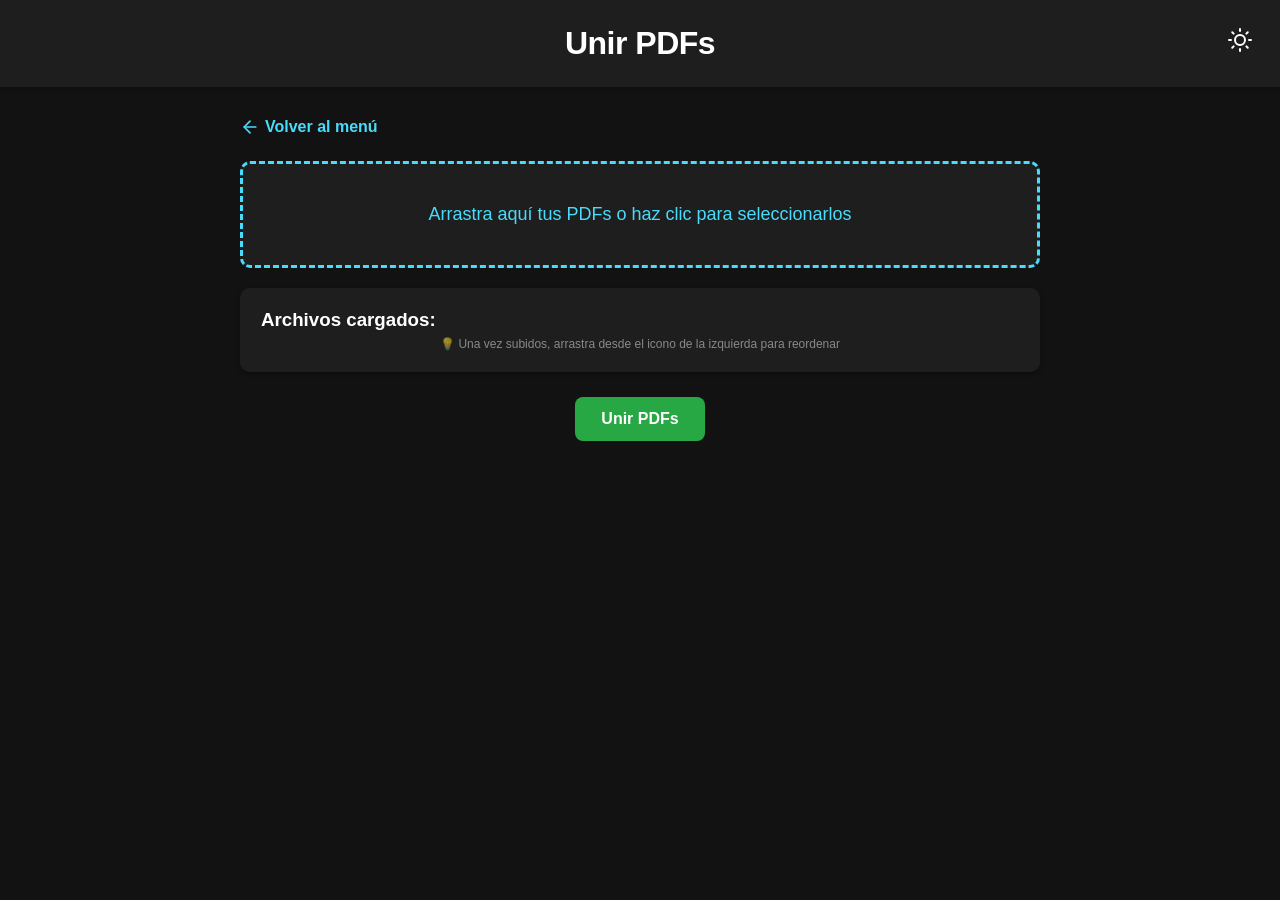
<file: UnirPDF.html>
<!DOCTYPE html>
<html lang="es" data-theme="dark">

<head>
    <meta charset="UTF-8">
    <meta name="viewport" content="width=device-width, initial-scale=1.0">
    <title>Unir PDFs en el Navegador</title>

    <!-- PDF-LIB -->
    <script src="pdf-lib.min.js"></script>
    <link rel="stylesheet" href="styles.css">
    <script src="theme.js"></script>

</head>

<body>

    <header>
        <h1>Unir PDFs</h1>
        <button class="theme-toggle" id="themeToggle" title="Alternar modo oscuro">
            <svg id="moonIcon" viewBox="0 0 24 24">
                <path d="M21 12.79A9 9 0 1 1 11.21 3 7 7 0 0 0 21 12.79z"></path>
            </svg>
            <svg id="sunIcon" viewBox="0 0 24 24" style="display: none;">
                <circle cx="12" cy="12" r="5"></circle>
                <line x1="12" y1="1" x2="12" y2="3"></line>
                <line x1="12" y1="21" x2="12" y2="23"></line>
                <line x1="4.22" y1="4.22" x2="5.64" y2="5.64"></line>
                <line x1="18.36" y1="18.36" x2="19.78" y2="19.78"></line>
                <line x1="1" y1="12" x2="3" y2="12"></line>
                <line x1="21" y1="12" x2="23" y2="12"></line>
                <line x1="4.22" y1="19.78" x2="5.64" y2="18.36"></line>
                <line x1="18.36" y1="5.64" x2="19.78" y2="4.22"></line>
            </svg>
        </button>
    </header>

    <div class="content-wrapper">
        <div class="back-link-container">
            <a href="index.html" class="back-link">
                <svg viewBox="0 0 24 24">
                    <line x1="19" y1="12" x2="5" y2="12"></line>
                    <polyline points="12 19 5 12 12 5"></polyline>
                </svg>
                Volver al menú
            </a>
        </div>

        <div id="dropzone">Arrastra aquí tus PDFs o haz clic para seleccionarlos</div>
        <input type="file" id="fileInput" accept="application/pdf" multiple style="display:none">

        <div id="fileList">
            <h3 style="margin-bottom: 6px; color: var(--h1-color); font-weight: 600;">Archivos cargados:</h3>
            <p class="hint-text">💡 Una vez subidos, arrastra desde el icono de la izquierda para reordenar</p>
            <ul id="list"></ul>
        </div>

        <button id="mergeBtn">Unir PDFs</button>
        <div id="progressText"></div>
    </div>

    <script>
        // --- PDF Merge Logic ---
        const dropzone = document.getElementById("dropzone");
        const fileInput = document.getElementById("fileInput");
        const list = document.getElementById("list");
        const mergeBtn = document.getElementById("mergeBtn");
        const progressText = document.getElementById("progressText");

        // El mapa nos permite recuperar el File original a partir del elemento <li> del DOM
        const fileMap = new WeakMap();

        // Drag state para reordenar
        let dragSrcLi = null;

        dropzone.addEventListener("click", () => fileInput.click());
        dropzone.addEventListener("dragover", (e) => { e.preventDefault(); dropzone.classList.add("dragover"); });
        dropzone.addEventListener("dragleave", () => dropzone.classList.remove("dragover"));
        dropzone.addEventListener("drop", (e) => {
            e.preventDefault();
            dropzone.classList.remove("dragover");
            addFiles(e.dataTransfer.files);
        });
        fileInput.addEventListener("change", (e) => addFiles(e.target.files));

        function addFiles(files) {
            for (let file of files) {
                if (file.type !== "application/pdf") continue;

                const li = document.createElement("li");
                li.draggable = true;


                const fileName = document.createElement("span");
                fileName.textContent = file.name;
                fileName.style.flex = "1";

                const deleteBtn = document.createElement("button");
                deleteBtn.innerHTML = "X";
                deleteBtn.className = "delete-btn";
                deleteBtn.title = "Eliminar";
                deleteBtn.addEventListener("click", () => {
                    list.removeChild(li);
                    updateLiLabels();
                });


                // Controles de Ordenación Numérica (Mejora para móviles)
                const controls = document.createElement('div');
                controls.className = 'order-controls';
                controls.style.width = 'auto';
                controls.style.margin = '0 15px';

                const btnUp = document.createElement('button');
                btnUp.type = 'button';
                btnUp.className = 'order-btn';
                btnUp.innerHTML = '↑';
                btnUp.onclick = (e) => { e.preventDefault(); e.stopPropagation(); moveLi(li, -1); };

                const input = document.createElement('input');
                input.type = 'number';
                input.inputMode = 'numeric';
                input.className = 'order-input';
                input.value = list.children.length + 1;
                input.min = 1;
                input.onclick = (e) => e.stopPropagation();
                input.onchange = (e) => updateLiFromInput(li, e.target.value);

                const btnDown = document.createElement('button');
                btnDown.type = 'button';
                btnDown.className = 'order-btn';
                btnDown.innerHTML = '↓';
                btnDown.onclick = (e) => { e.preventDefault(); e.stopPropagation(); moveLi(li, 1); };

                controls.appendChild(btnUp);
                controls.appendChild(input);
                controls.appendChild(btnDown);
                li.appendChild(controls);

                li.appendChild(fileName);
                li.appendChild(deleteBtn);
                list.appendChild(li);
                updateLiLabels();

                // Guardar referencia al File en el WeakMap
                fileMap.set(li, file);

                // Eventos drag & drop para reordenar
                li.addEventListener("dragstart", () => {
                    dragSrcLi = li;
                    setTimeout(() => li.classList.add("dragging"), 0);
                });
                li.addEventListener("dragend", () => {
                    li.classList.remove("dragging");
                    document.querySelectorAll("#list li").forEach(el => el.classList.remove("drag-over-li"));
                });
                li.addEventListener("dragover", (e) => {
                    e.preventDefault();
                    if (li !== dragSrcLi) li.classList.add("drag-over-li");
                });
                li.addEventListener("dragleave", () => li.classList.remove("drag-over-li"));
                li.addEventListener("drop", (e) => {
                    e.stopPropagation();
                    li.classList.remove("drag-over-li");
                    if (dragSrcLi && dragSrcLi !== li) {
                        const rect = li.getBoundingClientRect();
                        const midY = rect.top + rect.height / 2;
                        if (e.clientY < midY) {
                            list.insertBefore(dragSrcLi, li);
                        } else {
                            list.insertBefore(dragSrcLi, li.nextSibling);
                        }
                    }
                });

                // --- Soporte para dispositivos táctiles ---
                li.addEventListener("touchstart", onTouchStart, { passive: false });
                li.addEventListener("touchmove", onTouchMove, { passive: false });
                li.addEventListener("touchend", onTouchEnd);
            }
        }

        // Unir PDFs respetando el orden actual del DOM
        mergeBtn.addEventListener("click", async () => {
            const listItems = Array.from(list.querySelectorAll("li"));
            if (listItems.length === 0) {
                alert("No has añadido ningún PDF.");
                return;
            }

            mergeBtn.disabled = true;
            progressText.style.display = "block";

            try {
                const mergedPdf = await PDFLib.PDFDocument.create();
                const total = listItems.length;

                for (let i = 0; i < total; i++) {
                    const file = fileMap.get(listItems[i]);
                    progressText.textContent = `Procesando archivo ${i + 1} de ${total}: ${file.name}`;

                    const arrayBuffer = await file.arrayBuffer();
                    const pdf = await PDFLib.PDFDocument.load(arrayBuffer);
                    const pages = await mergedPdf.copyPages(pdf, pdf.getPageIndices());
                    pages.forEach(p => mergedPdf.addPage(p));
                }

                progressText.textContent = "Generando PDF final...";
                const mergedBytes = await mergedPdf.save();

                const blob = new Blob([mergedBytes], { type: "application/pdf" });
                const url = URL.createObjectURL(blob);
                const a = document.createElement("a");
                a.href = url;
                a.download = "PDF_Unido.pdf";
                document.body.appendChild(a);
                a.click();
                document.body.removeChild(a);
                URL.revokeObjectURL(url);

                progressText.textContent = "¡PDF unido descargado con éxito!";
                setTimeout(() => { progressText.style.display = "none"; }, 3000);

            } catch (err) {
                alert("Error al unir los PDFs.");
                console.error(err);
                progressText.textContent = "Error en el proceso.";
            } finally {
                mergeBtn.disabled = false;
            }
        });

        // --- Soporte para dispositivos táctiles ---
        function onTouchStart(e) {
            // Usamos closest para detectar si el toque fue en el handle
            const handle = e.target.closest('.drag-handle-icon');
            if (handle) {
                dragSrcLi = this;
                this.classList.add("dragging");
            }
        }

        function onTouchMove(e) {
            if (!dragSrcLi) return;

            // Prevenir scroll mientras se arrastra
            e.preventDefault();

            const touch = e.touches[0];
            
            // Usamos elementsFromPoint para obtener todos los elementos bajo el dedo
            const elements = document.elementsFromPoint(touch.clientX, touch.clientY);
            
            // Buscamos el elemento LI sobre el que estamos (que no sea el propio LI que arrastramos)
            let liTarget = null;
            for (const el of elements) {
                const li = el.closest('li');
                if (li && li !== dragSrcLi) {
                    liTarget = li;
                    break;
                }
            }

            if (liTarget) {
                const rect = liTarget.getBoundingClientRect();
                const midY = rect.top + rect.height / 2;

                if (touch.clientY < midY) {
                    list.insertBefore(dragSrcLi, liTarget);
                } else {
                    list.insertBefore(dragSrcLi, liTarget.nextSibling);
                }
            }
        }

        function onTouchEnd() {
            if (dragSrcLi) {
                dragSrcLi.classList.remove("dragging");
                dragSrcLi = null;
            }
        }

        // Funciones para ordenación numérica (Móviles) - Lógica Robusta
        function updateLiLabels() {
            const items = list.querySelectorAll("li");
            items.forEach((li, index) => {
                const input = li.querySelector(".order-input");
                if (input) {
                    input.value = index + 1;
                    input.max = items.length;
                }
            });
        }

        function moveLi(li, direction) {
            if (direction > 0) {
                const next = li.nextElementSibling;
                if (next) next.after(li);
            } else {
                const prev = li.previousElementSibling;
                if (prev) prev.before(li);
            }
            updateLiLabels();
        }

        function updateLiFromInput(li, newValue) {
            const items = Array.from(list.children);
            let newIndex = parseInt(newValue) - 1;
            
            if (isNaN(newIndex) || newIndex < 0 || newIndex >= items.length) {
                updateLiLabels();
                return;
            }
            
            const currentIndex = items.indexOf(li);
            if (newIndex === currentIndex) return;

            const target = items[newIndex];
            if (newIndex > currentIndex) {
                target.after(li);
            } else {
                target.before(li);
            }
            updateLiLabels();
        }

    </script>
</body>

</html>
</file>
<file: styles.css>
:root {
    --bg-color: #f8f9fa;
    --text-color: #333;
    --header-bg: #ffffff;
    --header-shadow: rgba(0, 0, 0, 0.05);
    --h1-color: #2c3e50;
    
    --card-bg: #ffffff;
    --card-shadow: rgba(0, 0, 0, 0.04);
    --card-shadow-hover: rgba(0, 0, 0, 0.08);
    --card-h2: #2d3436;
    --card-p: #636e72;

    --dropzone-bg: #ffffff;
    --dropzone-border: #007bff;
    --dropzone-text: #007bff;
    --dropzone-bg-hover: #e8f0ff;
    
    --filelist-bg: #ffffff;
    --filelist-shadow: rgba(0, 0, 0, 0.1);
    --file-item-bg: #f9f9f9;
    --file-item-border: #ddd;
    
    --card-border: #dcdde1;
    --panel-border: #dcdde1;
    --btn-border: #218838;
    --toggle-border: #dcdde1;
}

[data-theme="dark"] {
    --bg-color: #121212;
    --text-color: #e0e0e0;
    --header-bg: #1e1e1e;
    --header-shadow: rgba(0, 0, 0, 0.2);
    --h1-color: #ffffff;
    
    --card-bg: #1e1e1e;
    --card-shadow: rgba(0, 0, 0, 0.2);
    --card-shadow-hover: rgba(0, 0, 0, 0.4);
    --card-h2: #ffffff;
    --card-p: #aaaaaa;

    --dropzone-bg: #1e1e1e;
    --dropzone-border: #48dbfb;
    --dropzone-text: #48dbfb;
    --dropzone-bg-hover: #2b2b36;
    
    --filelist-bg: #1e1e1e;
    --filelist-shadow: rgba(0, 0, 0, 0.3);
    --file-item-bg: #2b2b36;
    --file-item-border: #444;
    
    --card-border: transparent;
    --panel-border: transparent;
    --btn-border: transparent;
    --toggle-border: transparent;
}

* {
    box-sizing: border-box;
    margin: 0;
    padding: 0;
}

body {
    font-family: 'Segoe UI', Tahoma, Geneva, Verdana, sans-serif;
    background-color: var(--bg-color);
    color: var(--text-color);
    min-height: 100vh;
    display: flex;
    flex-direction: column;
    align-items: center;
    transition: background-color 0.3s, color 0.3s;
}

header {
    width: 100%;
    background-color: var(--header-bg);
    padding: 25px 40px;
    box-shadow: 0 4px 6px -1px var(--header-shadow);
    display: flex;
    justify-content: center;
    align-items: center;
    position: relative;
    margin-bottom: 30px;
    transition: background-color 0.3s, box-shadow 0.3s;
}

h1 {
    font-size: 32px;
    color: var(--h1-color);
    font-weight: 700;
    letter-spacing: -0.5px;
    transition: color 0.3s;
    text-align: center;
}

/* Ajustar posición del botón de cambio de tema */
.theme-toggle {
    position: fixed;
    top: 20px;
    right: 20px;
    z-index: 1000;
    background: none;
    border: 1px solid var(--toggle-border);
    color: var(--h1-color);
    cursor: pointer;
    width: 40px;
    height: 40px;
    display: flex;
    align-items: center;
    justify-content: center;
    border-radius: 50%;
    transition: background-color 0.3s, border-color 0.3s;
}

.theme-toggle:hover {
    background-color: rgba(128, 128, 128, 0.1);
}

.theme-toggle svg {
    width: 24px;
    height: 24px;
    fill: none;
    stroke: currentColor;
    stroke-width: 2;
    stroke-linecap: round;
    stroke-linejoin: round;
}

/* Ajustes para dispositivos móviles */
@media (max-width: 768px) {
    .theme-toggle {
        top: 10px;
        right: 10px;
        width: 50px;
        height: 50px;
    }
}

.content-wrapper {
    width: 100%;
    display: flex;
    flex-direction: column;
    align-items: center;
    padding: 0 20px;
}

/* --- ESTILOS MENU PRINCIPAL (INDEX) --- */
.grid-container {
    display: grid;
    grid-template-columns: repeat(auto-fill, minmax(250px, 1fr));
    gap: 25px;
    width: 90%;
    max-width: 1200px;
    padding-bottom: 50px;
}

.card {
    background: var(--card-bg);
    border-radius: 16px;
    text-decoration: none;
    display: flex;
    flex-direction: column;
    align-items: center;
    justify-content: center;
    padding: 35px 25px;
    min-height: 220px;
    box-shadow: 0 4px 15px var(--card-shadow);
    transition: transform 0.3s cubic-bezier(0.175, 0.885, 0.32, 1.275), box-shadow 0.3s ease, background-color 0.3s, border-color 0.3s;
    position: relative;
    overflow: hidden;
    border: 2px solid var(--card-border);
}

.card:hover {
    transform: translateY(-8px);
    box-shadow: 0 15px 30px var(--card-shadow-hover);
}

.icon-container {
    width: 70px;
    height: 70px;
    margin-bottom: 20px;
    display: flex;
    align-items: center;
    justify-content: center;
    border-radius: 20px;
    color: white;
    transition: transform 0.3s ease;
    box-shadow: 0 8px 15px rgba(0, 0, 0, 0.1);
}

.card:hover .icon-container {
    transform: scale(1.1) rotate(5deg);
}

.card h2 {
    font-size: 18px;
    color: var(--card-h2);
    text-align: center;
    font-weight: 700;
    margin-bottom: 10px;
    transition: color 0.3s;
}

.card p {
    font-size: 14px;
    color: var(--card-p);
    text-align: center;
    line-height: 1.4;
    transition: color 0.3s;
}

/* Degradados Coloridos */
.color-red .icon-container { background: linear-gradient(135deg, #ff6b6b, #ee5253); }
.color-red:hover { border-color: #ff6b6b; }

.color-blue .icon-container { background: linear-gradient(135deg, #48dbfb, #0abde3); }
.color-blue:hover { border-color: #48dbfb; }

.color-green .icon-container { background: linear-gradient(135deg, #1dd1a1, #10ac84); }
.color-green:hover { border-color: #1dd1a1; }

.color-orange .icon-container { background: linear-gradient(135deg, #feca57, #ff9f43); }
.color-orange:hover { border-color: #feca57; }

.color-purple .icon-container { background: linear-gradient(135deg, #f368e0, #9b59b6); }
.color-purple:hover { border-color: #f368e0; }

.color-pink .icon-container { background: linear-gradient(135deg, #ff9ff3, #f368e0); }
.color-pink:hover { border-color: #ff9ff3; }

.color-teal .icon-container { background: linear-gradient(135deg, #00d2d3, #01a3a4); }
.color-teal:hover { border-color: #00d2d3; }

.color-indigo .icon-container { background: linear-gradient(135deg, #5f27cd, #341f97); }
.color-indigo:hover { border-color: #5f27cd; }

.color-cyan .icon-container { background: linear-gradient(135deg, #48dbfb, #22a6b3); }
.color-cyan:hover { border-color: #48dbfb; }

/* SVG general para index */
.card svg {
    width: 34px;
    height: 34px;
    fill: none;
    stroke: currentColor;
    stroke-width: 2;
    stroke-linecap: round;
    stroke-linejoin: round;
}

/* --- ESTILOS HERRAMIENTAS (UNIR/DIVIDIR) --- */
.back-link-container {
    width: 80%;
    max-width: 800px;
    margin-bottom: 20px;
}

.back-link {
    display: inline-flex;
    align-items: center;
    color: #007bff;
    text-decoration: none;
    font-size: 16px;
    font-weight: bold;
    transition: 0.3s;
}

[data-theme="dark"] .back-link {
    color: #48dbfb;
}

.back-link:hover {
    opacity: 0.8;
}

.back-link svg {
    width: 20px;
    height: 20px;
    margin-right: 5px;
    fill: none;
    stroke: currentColor;
    stroke-width: 2;
    stroke-linecap: round;
    stroke-linejoin: round;
}

#dropzone {
    width: 80%;
    max-width: 800px;
    padding: 40px;
    border: 3px dashed var(--dropzone-border);
    border-radius: 10px;
    background: var(--dropzone-bg);
    text-align: center;
    color: var(--dropzone-text);
    font-size: 18px;
    cursor: pointer;
    transition: 0.3s;
}

#dropzone.dragover {
    background: var(--dropzone-bg-hover);
}

.panel, #fileList {
    margin-top: 20px;
    width: 80%;
    max-width: 800px;
    background: var(--filelist-bg);
    padding: 20px;
    border-radius: 10px;
    box-shadow: 0 2px 5px var(--filelist-shadow);
    border: 1px solid var(--panel-border);
    transition: background-color 0.3s, box-shadow 0.3s, border-color 0.3s;
}

#fileList ul {
    padding-left: 0;
    margin: 0;
    list-style: none;
}

.file-item, #fileList li {
    display: flex;
    justify-content: space-between;
    align-items: center;
    word-break: break-word;
    margin-bottom: 8px;
    padding: 8px 12px;
    background: var(--file-item-bg);
    border-radius: 5px;
    border: 1px solid var(--file-item-border);
    transition: background-color 0.3s, border-color 0.3s;
    color: var(--h1-color);
    font-weight: 500;
}

.delete-btn {
    margin-top: 0;
    padding: 4px 10px;
    background: #dc3545;
    color: white;
    border: none;
    border-radius: 4px;
    font-size: 16px;
    font-weight: bold;
    line-height: 1;
    margin-left: 10px;
    cursor: pointer;
    transition: 0.3s;
}

.delete-btn:hover {
    background: #c82333;
}

input[type="number"] {
    padding: 8px;
    border-radius: 5px;
    border: 1px solid var(--file-item-border);
    background: var(--bg-color);
    color: var(--text-color);
    width: 80px;
    font-size: 16px;
}

.radio-label {
    display: flex;
    align-items: center;
    cursor: pointer;
    color: var(--text-color);
    margin-bottom: 10px;
    font-size: 16px;
}

.radio-label input {
    margin-right: 10px;
    transform: scale(1.2);
}

#actionBtn, #mergeBtn {
    margin-top: 25px;
    padding: 12px 25px;
    background: #28a745;
    color: white;
    border: 1px solid var(--btn-border);
    border-radius: 8px;
    font-size: 16px;
    cursor: pointer;
    transition: 0.3s;
    margin-bottom: 40px;
    font-weight: bold;
}

#actionBtn:hover, #mergeBtn:hover {
    background: #1e7e34;
}

/* Estilos de ExtraerTexto.html */
#textOutput {
    width: 100%;
    min-height: 300px;
    max-height: 500px;
    padding: 15px;
    border-radius: 8px;
    border: 1px solid var(--file-item-border);
    background: var(--bg-color);
    color: var(--text-color);
    font-family: 'Courier New', Courier, monospace;
    font-size: 14px;
    line-height: 1.7;
    resize: vertical;
    box-sizing: border-box;
    margin-top: 15px;
}

.action-row {
    display: flex;
    gap: 12px;
    margin-top: 15px;
    flex-wrap: wrap;
}

.btn-secondary {
    background: transparent;
    border: 2px solid var(--accent-color, #4a90d9);
    color: var(--accent-color, #4a90d9);
    padding: 12px 24px;
    border-radius: 8px;
    font-size: 15px;
    font-weight: 600;
    cursor: pointer;
    transition: background 0.2s, color 0.2s;
}

.btn-secondary:hover {
    background: var(--accent-color, #4a90d9);
    color: #fff;
}

#copyFeedback {
    font-size: 13px;
    color: #28a745;
    align-self: center;
    display: none;
}

.page-separator {
    color: #aaa;
}

/* Estilos de GirarPDF.html */
#previewPanel {
    display: none;
    margin-top: 20px;
}
#previewPanel .preview-inner {
    border: 1px solid var(--file-item-border);
    border-radius: 10px;
    padding: 16px;
    background: var(--panel-bg);
    text-align: center;
}
#previewPanel h3 {
    color: var(--h1-color);
    margin-bottom: 12px;
}
#previewCanvas {
    max-width: 100%;
    border-radius: 6px;
    box-shadow: 0 4px 20px rgba(0,0,0,0.3);
}
#previewPanel p {
    font-size: 12px;
    opacity: 0.6;
    margin-top: 8px;
    color: var(--text-color);
}
.preview-actions {
    display: flex;
    gap: 12px;
    justify-content: center;
    margin-top: 16px;
}
.btn-download {
    background: linear-gradient(135deg, #28a745, #1e7e34);
    color: #fff;
    border: none;
    padding: 12px 28px;
    border-radius: 8px;
    font-size: 15px;
    font-weight: 600;
    cursor: pointer;
}
.btn-cancel {
    background: transparent;
    border: 2px solid var(--file-item-border);
    color: var(--text-color);
    padding: 12px 20px;
    border-radius: 8px;
    font-size: 15px;
    cursor: pointer;
}

/* Estilos de MarcaAgua.html */
.options-grid {
    display: grid;
    grid-template-columns: 1fr 1fr;
    gap: 20px;
    margin-top: 20px;
}

.option-group {
    display: flex;
    flex-direction: column;
    gap: 10px;
}

.option-group label {
    font-size: 14px;
    font-weight: 600;
    color: var(--h1-color);
}

select,
input[type="text"],
input[type="number"],
input[type="color"] {
    padding: 10px;
    border-radius: 8px;
    border: 1px solid var(--file-item-border);
    background: var(--bg-color);
    color: var(--text-color);
    font-size: 15px;
    width: 100%;
}

#previewPanel {
    display: none;
    margin-top: 20px;
}

#previewPanel .preview-inner {
    border: 1px solid var(--file-item-border);
    border-radius: 10px;
    padding: 16px;
    background: var(--panel-bg);
    text-align: center;
}

#previewCanvas {
    max-width: 100%;
    border-radius: 6px;
    box-shadow: 0 4px 20px rgba(0, 0, 0, 0.3);
}

/* Estilos de NumerarPDF.html */
.options-grid {
    display: grid;
    grid-template-columns: 1fr 1fr;
    gap: 20px;
    margin-top: 20px;
}

.option-group {
    display: flex;
    flex-direction: column;
    gap: 10px;
}

.option-group label {
    font-size: 14px;
    font-weight: 600;
    color: var(--h1-color);
}

select,
input[type="text"],
input[type="number"],
input[type="color"] {
    padding: 10px;
    border-radius: 8px;
    border: 1px solid var(--file-item-border);
    background: var(--bg-color);
    color: var(--text-color);
    font-size: 15px;
    width: 100%;
}

#previewPanel {
    display: none;
    margin-top: 20px;
}

#previewPanel .preview-inner {
    border: 1px solid var(--file-item-border);
    border-radius: 10px;
    padding: 16px;
    background: var(--panel-bg);
    text-align: center;
}

#previewCanvas {
    max-width: 100%;
    border-radius: 6px;
    box-shadow: 0 4px 20px rgba(0, 0, 0, 0.3);
}

.preview-actions {
    display: flex;
    gap: 12px;
    justify-content: center;
    margin-top: 16px;
}

@media (max-width: 600px) {
    .options-grid {
        grid-template-columns: 1fr;
    }
}

/* Estilos de MarcaAgua.html */
.option-group input[type="range"] {
    width: 100%;
    accent-color: var(--accent-color, #4a90d9);
}

.slider-row {
    display: flex;
    align-items: center;
    gap: 10px;
}

.slider-row span {
    min-width: 38px;
    font-size: 14px;
    font-weight: 600;
    color: var(--text-color);
}

.preview-box {
    border: 1px solid var(--file-item-border);
    border-radius: 8px;
    background: var(--panel-bg);
    padding: 12px;
    margin-top: 16px;
    text-align: center;
}

.preview-box canvas {
    max-width: 100%;
    border-radius: 4px;
}

.preview-label {
    font-size: 12px;
    opacity: 0.6;
    margin-top: 6px;
    color: var(--text-color);
}


/* Estilos de OrdenarPDF.html */
#pagesGrid {
    display: grid;
    grid-template-columns: repeat(auto-fill, minmax(140px, 1fr));
    gap: 20px;
    margin-top: 20px;
    width: 100%;
    padding-bottom: 30px;
}

.page-card {
    background: var(--card-bg);
    border: 1px solid var(--card-border);
    border-radius: 12px;
    padding: 12px;
    display: flex;
    flex-direction: column;
    align-items: center;
    position: relative;
    cursor: grab;
    transition: transform 0.2s ease, box-shadow 0.2s ease, border-color 0.2s;
    box-shadow: 0 4px 6px var(--card-shadow);
}

.page-card:hover {
    box-shadow: 0 8px 15px var(--card-shadow-hover);
    border-color: var(--dropzone-border);
}

.page-card.dragging {
    opacity: 0.5;
    cursor: grabbing;
    transform: scale(1.05);
    pointer-events: none; /* Vital para document.elementFromPoint en móvil */
    z-index: 100;
    transition: none !important;
}

.page-card.drag-over {
    border: 2px dashed var(--dropzone-border);
    transform: scale(1.02);
}

.page-card canvas {
    max-width: 100%;
    height: auto;
    border-radius: 6px;
    box-shadow: 0 2px 8px rgba(0,0,0,0.15);
}

.drag-handle {
    position: absolute;
    top: 5px;
    right: 5px;
    background: var(--dropzone-bg-hover);
    border-radius: 6px;
    padding: 8px 12px; /* Mayor área táctil */
    cursor: grab;
    font-size: 22px;
    line-height: 1;
    color: var(--dropzone-text);
    touch-action: none;
    user-select: none;
    z-index: 10;
}

.page-label {
    margin-top: 12px;
    font-size: 13px;
    font-weight: 600;
    color: var(--text-color);
}

/* Estilos de UnirPDF.html */
#list li {
    cursor: grab;
    transition: opacity 0.2s, transform 0.15s;
}
#list li.dragging {
    opacity: 0.4;
    cursor: grabbing;
    pointer-events: none; /* Vital para document.elementFromPoint en móvil */
    transition: none !important;
}
#list li.drag-over-li {
    border-color: var(--accent-color, #4a90d9);
    border-style: dashed;
    transform: scale(1.01);
}
.drag-handle-icon {
    display: flex !important;
    align-items: center;
    justify-content: center;
    margin-right: 15px;
    opacity: 0.8;
    cursor: grab;
    user-select: none;
    min-width: 44px; /* Área táctil estándar móvil */
    min-height: 44px;
    color: var(--accent-color, #007bff);
    touch-action: none;
}
.drag-handle-icon svg {
    width: 20px;
    height: 20px;
    display: block;
}
#list li:hover .drag-handle-icon {
    opacity: 1;
}
.drag-handle, .drag-handle-icon {
    touch-action: none;
}
#progressText {
    text-align: center;
    margin-top: 12px;
    font-size: 14px;
    color: var(--text-color);
    opacity: 0.8;
    display: none;
}
.hint-text {
    font-size: 12px;
    opacity: 0.55;
    color: var(--text-color);
    margin-top: 6px;
    margin-bottom: 0;
    text-align: center;
}

/* Estilos de EliminarPDF.html */
#previewPanel {
    display: none;
    margin-top: 20px;
}
#previewPanel .preview-inner {
    border: 1px solid var(--file-item-border);
    border-radius: 10px;
    padding: 16px;
    background: var(--panel-bg);
    text-align: center;
}
#previewPanel h3 {
    color: var(--h1-color);
    margin-bottom: 12px;
}
#previewCanvas {
    max-width: 100%;
    border-radius: 6px;
    box-shadow: 0 4px 20px rgba(0,0,0,0.3);
}
#previewPanel p {
    font-size: 12px;
    opacity: 0.6;
    margin-top: 8px;
    color: var(--text-color);
}
.preview-actions {
    display: flex;
    gap: 12px;
    justify-content: center;
    margin-top: 16px;
}
.btn-download {
    background: linear-gradient(135deg, #28a745, #1e7e34);
    color: #fff;
    border: none;
    padding: 12px 28px;
    border-radius: 8px;
    font-size: 15px;
    font-weight: 600;
    cursor: pointer;
}
.btn-cancel {
    background: transparent;
    border: 2px solid var(--file-item-border);
    color: var(--text-color);
    padding: 12px 20px;
    border-radius: 8px;
    font-size: 15px;
    cursor: pointer;
}

/* Controles de Ordenación Numérica */
.order-controls {
    display: flex;
    align-items: center;
    justify-content: center;
    gap: 8px;
    margin-top: 12px;
    width: 100%;
}

.order-btn {
    background: var(--bg-color);
    border: 1px solid var(--file-item-border);
    color: var(--text-color);
    border-radius: 6px;
    width: 38px;
    height: 38px;
    display: flex;
    align-items: center;
    justify-content: center;
    cursor: pointer;
    font-size: 18px;
    transition: 0.2s;
    user-select: none;
}

.order-btn:hover {
    background: var(--dropzone-bg-hover);
    color: var(--dropzone-text);
    border-color: var(--dropzone-border);
}

.order-input {
    width: 55px !important;
    height: 38px !important;
    text-align: center;
    padding: 0 !important;
    font-weight: 700;
    font-size: 16px !important;
    border-radius: 6px;
    border: 1px solid var(--file-item-border);
    background: var(--bg-color);
    color: var(--text-color);
}
</file>
